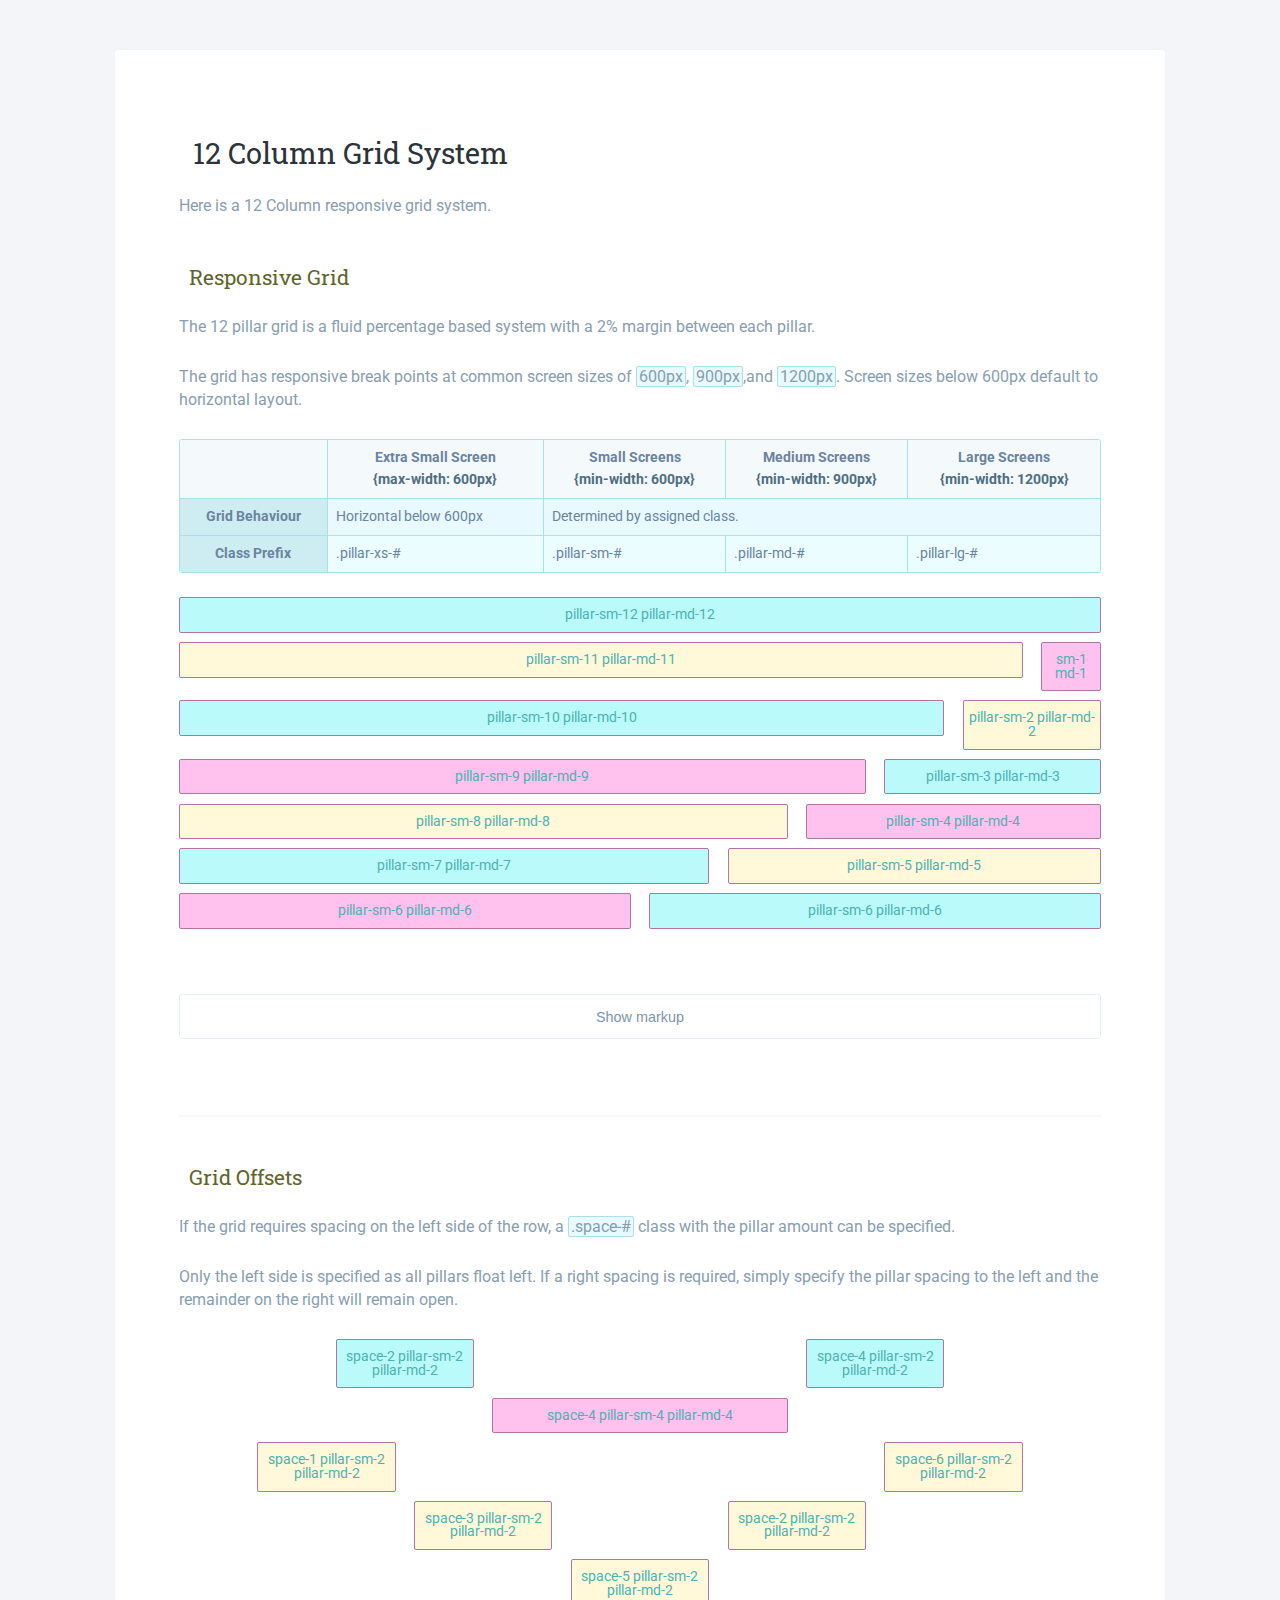
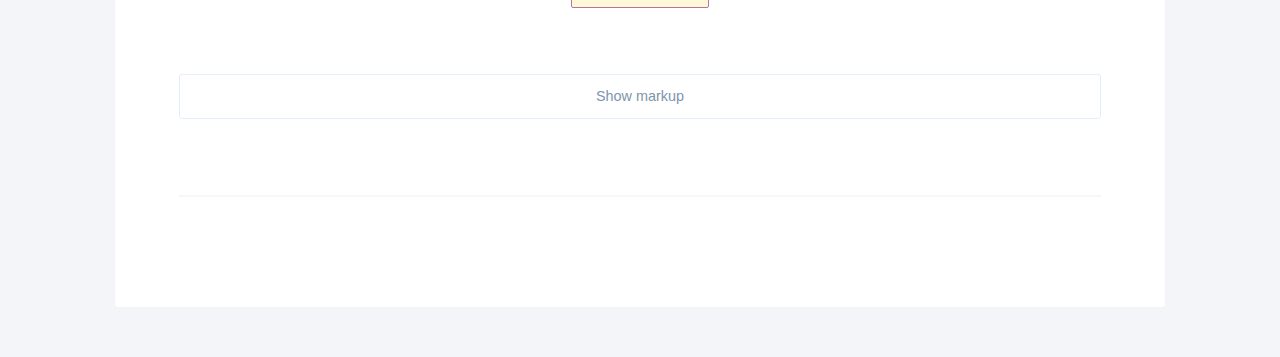
<file: grid.html>
<!DOCTYPE html>
<html lang="en">
<head>
  <meta charset="utf-8">
  <meta name="viewport" content="width=device-width, initial-scale=1.0, maximum-scale=1.0, user-scalable=0">
  <title>Grid</title>
  <!-- vendor css -->
  <link rel="stylesheet" href="https://maxcdn.bootstrapcdn.com/font-awesome/4.4.0/css/font-awesome.min.css">
  <!-- component css  -->
  <link rel="stylesheet" href="stylesheets/main.css">
  
</head>
<body>
  <main class="page-content">
    <section id="ui-component-grid" class="ui-element-main">

      <h1 class="main-ui-heading">12 Column Grid System</h1>
      <p class="main-element-description">Here is a 12 Column responsive grid system.</p>
      
      <!-- Copy div.ui-element-container template for next UI-Element variation -->
      <div class="ui-element-container">
        <h3 class="ui-element-heading">Responsive Grid</h3>
        <p class="ui-element-description">The 12 pillar grid is a fluid percentage based system with a 2% margin between each pillar.</p>
        <p class="ui-element-description">The grid has responsive break points at common screen sizes of <em class="emphasis">600px</em>, <em class="emphasis">900px</em>,and <em class="emphasis">1200px</em>. Screen sizes below 600px default to horizontal layout.</p>
        <div class="table-container">
          <table class="grid-table">
            <thead>
              <tr>
                <th></th>
                <th>Extra Small Screen <br> <em>{max-width: 600px}</em> </th>
                <th>Small Screens <br> <em>{min-width: 600px}</em></th>
                <th>Medium Screens <br> <em>{min-width: 900px}</em></th>
                <th>Large Screens <br> <em>{min-width: 1200px}</em></th>
              </tr>
            </thead>
            <tbody>
              <tr>
                <th>Grid Behaviour</th>
                <td>Horizontal below 600px</td>
                <td colspan="3">Determined by assigned class.</td>
              </tr>
              <tr>
                <th>Class Prefix</th>
                <td>.pillar-xs-#</td>
                <td>.pillar-sm-#</td>
                <td>.pillar-md-#</td>
                <td>.pillar-lg-#</td>
              </tr>
            </tbody>
          </table>
        </div>
        <div class="grid-container">
          <div class="grid">
            <div class="pillar-md-12 pillar-sm-12">pillar-sm-12 pillar-md-12</div>
          </div>
          <div class="grid">
            <div class="pillar-sm-11 pillar-md-11">pillar-sm-11 pillar-md-11</div>
            <div class="pillar-sm-1 pillar-md-1">sm-1 md-1</div>
          </div>
          <div class="grid">
            <div class="pillar-sm-10 pillar-md-10">pillar-sm-10 pillar-md-10</div>
            <div class="pillar-sm-2 pillar-md-2">pillar-sm-2 pillar-md-2</div>
          </div>
          <div class="grid">
            <div class="pillar-sm-9 pillar-md-9">pillar-sm-9 pillar-md-9</div>
            <div class="pillar-sm-3 pillar-md-3">pillar-sm-3 pillar-md-3</div>
          </div>
          <div class="grid">
            <div class="pillar-sm-8 pillar-md-8">pillar-sm-8 pillar-md-8</div>
            <div class="pillar-sm-4 pillar-md-4">pillar-sm-4 pillar-md-4</div>
          </div>
          <div class="grid">
            <div class="pillar-sm-7 pillar-md-7">pillar-sm-7 pillar-md-7</div>
            <div class="pillar-sm-5 pillar-md-5">pillar-sm-5 pillar-md-5</div>
          </div>
          <div class="grid">
            <div class="pillar-sm-6 pillar-md-6">pillar-sm-6 pillar-md-6</div>
            <div class="pillar-sm-6 pillar-md-6">pillar-sm-6 pillar-md-6</div>
          </div>
        </div>
        <button class="btn-full-width">Show markup</button>
        <div class="show-markup">
          <pre class="language-markup">
            <code>
              &lt;div class="grid">
                &lt;div class="pillar-md-12 pillar-sm-12">pillar-sm-12 pillar-md-12&lt;/div>
              &lt;/div>
              &lt;div class="grid">
                &lt;div class="pillar-sm-11 pillar-md-11">pillar-sm-11 pillar-md-11&lt;/div>
                &lt;div class="pillar-sm-1 pillar-md-1">sm-1 md-1&lt;/div>
              &lt;/div>
              &lt;div class="grid">
                &lt;div class="pillar-sm-10 pillar-md-10">pillar-sm-10 pillar-md-10&lt;/div>
                &lt;div class="pillar-sm-2 pillar-md-2">pillar-sm-2 pillar-md-2&lt;/div>
              &lt;/div>
              &lt;div class="grid">
                &lt;div class="pillar-sm-9 pillar-md-9">pillar-sm-9 pillar-md-9&lt;/div>
                &lt;div class="pillar-sm-3 pillar-md-3">pillar-sm-3 pillar-md-3&lt;/div>
              &lt;/div>
              &lt;div class="grid">
                &lt;div class="pillar-sm-8 pillar-md-8">pillar-sm-8 pillar-md-8&lt;/div>
                &lt;div class="pillar-sm-4 pillar-md-4">pillar-sm-4 pillar-md-4&lt;/div>
              &lt;/div>
              &lt;div class="grid">
                &lt;div class="pillar-sm-7 pillar-md-7">pillar-sm-7 pillar-md-7&lt;/div>
                &lt;div class="pillar-sm-5 pillar-md-5">pillar-sm-5 pillar-md-5&lt;/div>
              &lt;/div>
              &lt;div class="grid">
                &lt;div class="pillar-sm-6 pillar-md-6">pillar-sm-6 pillar-md-6&lt;/div>
                &lt;div class="pillar-sm-6 pillar-md-6">pillar-sm-6 pillar-md-6&lt;/div>
              &lt;/div>
            </code>
          </pre>
        </div>
      </div>

      <div class="ui-element-container">
        <h3 class="ui-element-heading">Grid Offsets</h3>
        <p class="ui-element-description">If the grid requires spacing on the left side of the row, a <em class="emphasis">.space-#</em> class with the pillar amount can be specified.</p>
        <p class="ui-element-description">Only the left side is specified as all pillars float left. If a right spacing is required, simply specify the pillar spacing to the left and the remainder on the right will remain open.</p>

        <div class="offsetGrid-container">
          <div class="grid">
            <div class="space-2 pillar-sm-2 pillar-md-2">space-2 pillar-sm-2 pillar-md-2</div>
            <div class="space-4 pillar-sm-2 pillar-md-2">space-4 pillar-sm-2 pillar-md-2</div>
          </div>
          <div class="grid">
            <div class="space-4 pillar-sm-4 pillar-md-4">space-4 pillar-sm-4 pillar-md-4</div>
          </div>
          <div class="grid">
            <div class="space-1 pillar-sm-2 pillar-md-2">space-1 pillar-sm-2 pillar-md-2</div>
            <div class="space-6 pillar-sm-2 pillar-md-2">space-6 pillar-sm-2 pillar-md-2</div>
          </div>
           <div class="grid">
            <div class="space-3 pillar-sm-2 pillar-md-2">space-3 pillar-sm-2 pillar-md-2</div>
            <div class="space-2 pillar-sm-2 pillar-md-2">space-2 pillar-sm-2 pillar-md-2</div>
          </div>
          <div class="grid">
            <div class="space-5 pillar-sm-2 pillar-md-2">space-5 pillar-sm-2 pillar-md-2</div>
          </div>
        </div>
        <button class="btn-full-width">Show markup</button>
        <div class="show-markup">
          <pre class="language-markup">
            <code>
              &lt;div class="grid">
                &lt;div class="space-2 pillar-sm-2 pillar-md-2">space-2 pillar-sm-2 pillar-md-2&lt;/div>
                &lt;div class="space-4 pillar-sm-2 pillar-md-2">space-4 pillar-sm-2 pillar-md-2&lt;/div>
              &lt;/div>
              &lt;div class="grid">
                &lt;div class="space-4 pillar-sm-4 pillar-md-4">space-4 pillar-sm-4 pillar-md-4&lt;/div>
              &lt;/div>
              &lt;div class="grid">
                &lt;div class="space-1 pillar-sm-2 pillar-md-2">space-1 pillar-sm-2 pillar-md-2&lt;/div>
                &lt;div class="space-6 pillar-sm-2 pillar-md-2">space-6 pillar-sm-2 pillar-md-2&lt;/div>
              &lt;/div>
              &lt;div class="grid">
                &lt;div class="space-3 pillar-sm-2 pillar-md-2">space-3 pillar-sm-2 pillar-md-2&lt;/div>
                &lt;div class="space-2 pillar-sm-2 pillar-md-2">space-2 pillar-sm-2 pillar-md-2&lt;/div>
              &lt;/div>
              &lt;div class="grid">
                &lt;div class="space-5 pillar-sm-2 pillar-md-2">space-5 pillar-sm-2 pillar-md-2&lt;/div>
              &lt;/div> 
            </code>
          </pre>
        </div>
      </div>
      <!-- Paste div.ui-element-container template for next UI-Element variation -->
    </section>
    <!-- If building more then one UI-Element, copy and paste entire section.ui-element-main and go to town!-->
  </main>
  <!-- script for code snippets to work. -->
  <script type="text/javascript" src="scripts/prism.js"></script>
  <script type="text/javascript" src="scripts/markupDropDown.js"></script>
</body>
</html>
</file>
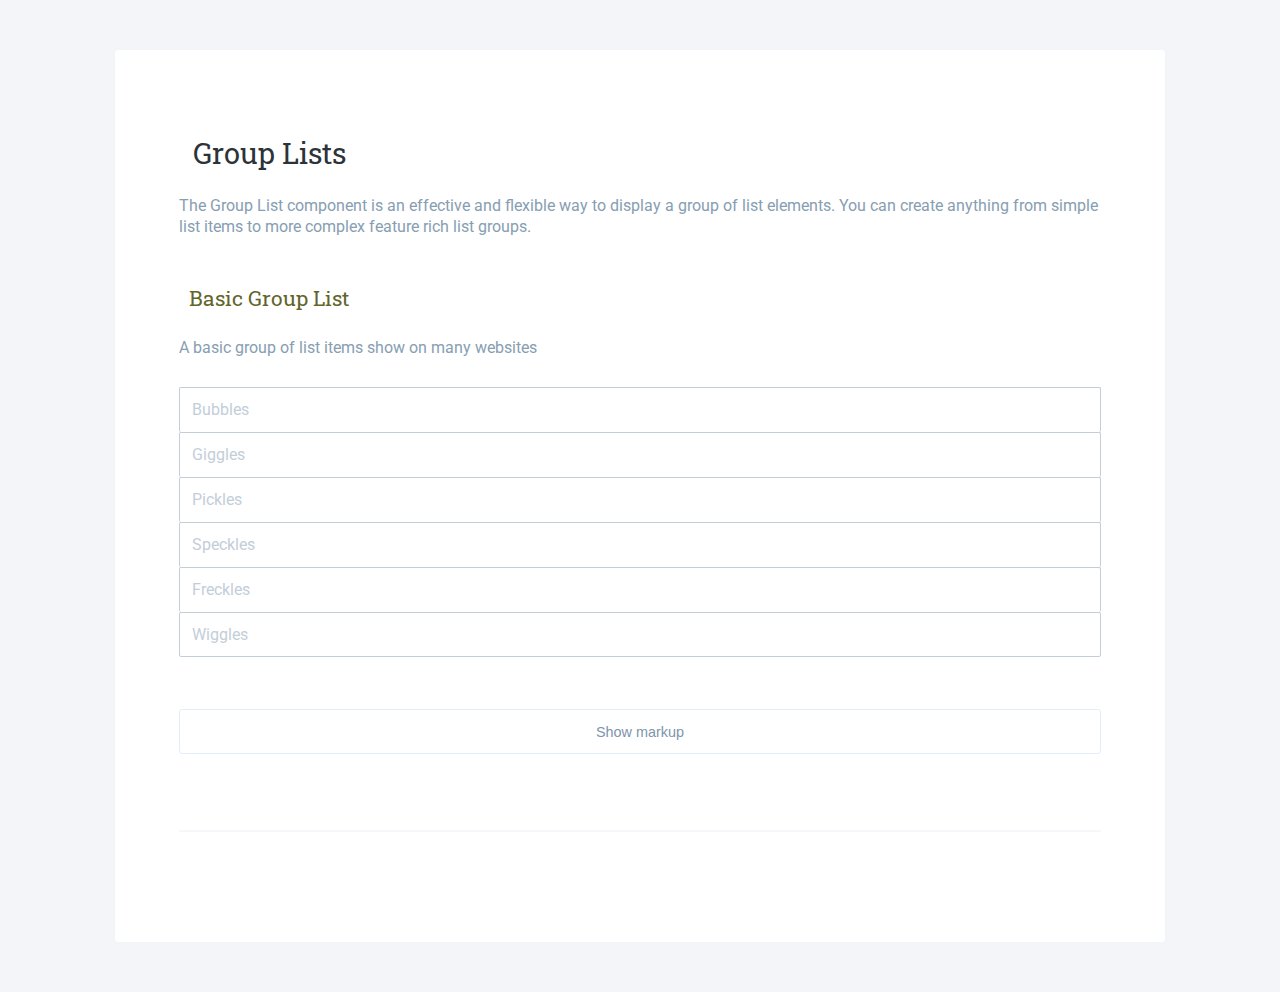
<file: groupLists.html>
<!DOCTYPE html>
<html lang="en">
<head>
  <meta charset="utf-8">
  <meta name="viewport" content="width=device-width, initial-scale=1.0, maximum-scale=1.0, user-scalable=0">
  <title>Components</title>
  <!-- vendor css -->
  <link rel="stylesheet" href="https://maxcdn.bootstrapcdn.com/font-awesome/4.4.0/css/font-awesome.min.css">
  <!-- component css  -->
  <link rel="stylesheet" href="stylesheets/main.css">
  
</head>
<body>
  <main class="page-content">
    <section id="ui-component-COMPONENTNAME" class="ui-element-main">

      <h1 class="main-ui-heading">Group Lists</h1>
      <p class="main-element-description">The Group List component is an effective and flexible way to display a group of list elements. You can create anything from simple list items to more complex feature rich list groups.</p>

      <div class="ui-element-container">
        <h3 class="ui-element-heading">Basic Group List</h3>
        <p class="ui-element-description">A basic group of list items show on many websites</p>
        
        <ul class="ui-element groupList">
          <li class="groupList__item">Bubbles</li>
          <li class="groupList__item">Giggles</li>
          <li class="groupList__item">Pickles</li>
          <li class="groupList__item">Speckles</li>
          <li class="groupList__item">Freckles</li>
          <li class="groupList__item">Wiggles</li>
        </ul>

        <button class="btn-full-width">Show markup</button>

        <div class="show-markup">
          <pre class="language-markup">
            <code>
              &lt;ul class="groupList">
                &lt;li class="groupList__item">Bubbles&lt;/li>
                &lt;li class="groupList__item">Giggles&lt;/li>
                &lt;li class="groupList__item">Pickles&lt;/li>
                &lt;li class="groupList__item">Speckles&lt;/li>
                &lt;li class="groupList__item">Freckles&lt;/li>
                &lt;li class="groupList__item">Wiggles&lt;/li>
              &lt;/ul> 
            </code>
          </pre>
        </div>

      </div>
      
    </section>
    
  </main>
  <!-- script for code snippets to work. -->
  <script type="text/javascript" src="js/prism.js"></script>
  <script type="text/javascript" src="js/markupDropDown.js"></script>
</body>
</html>
</file>
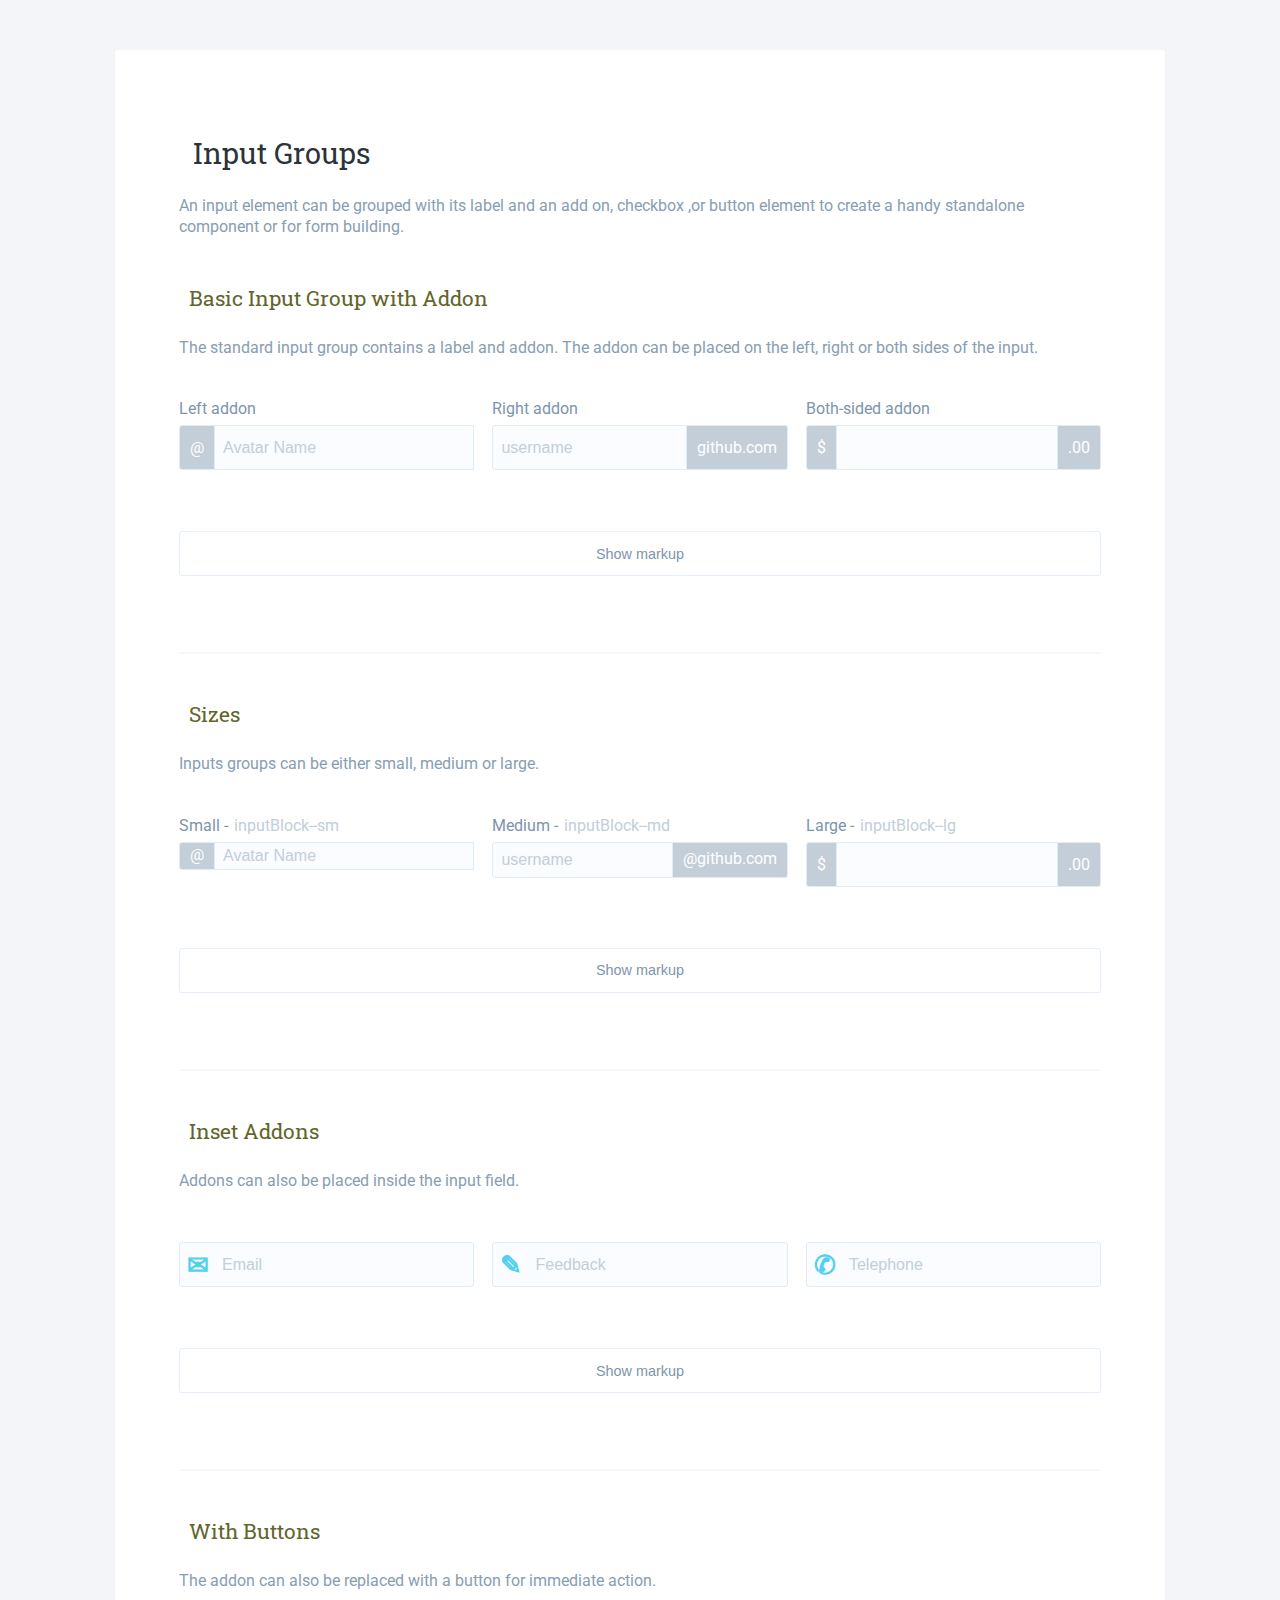
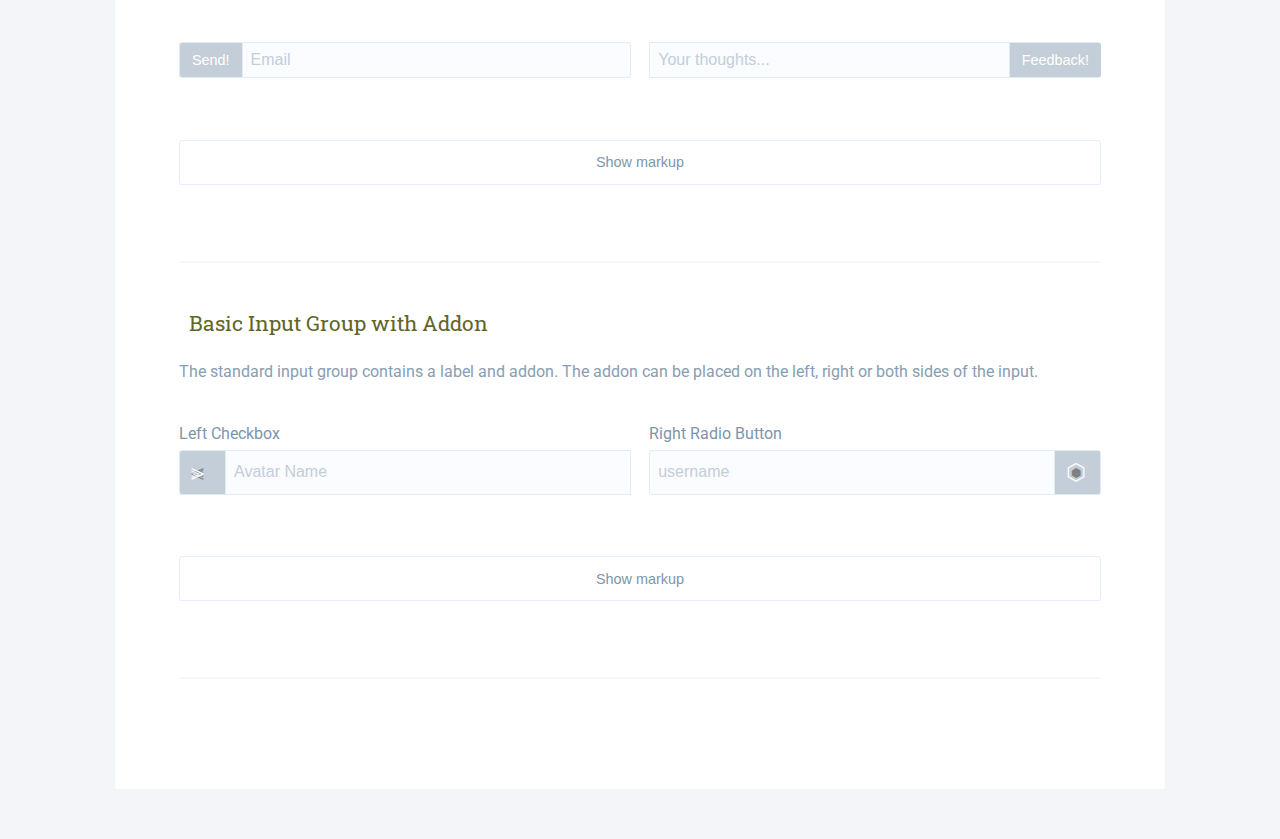
<file: inputGroups.html>
<!DOCTYPE html>
<html lang="en">
<head>
  <meta charset="utf-8">
  <meta name="viewport" content="width=device-width, initial-scale=1.0, maximum-scale=1.0, user-scalable=0">
  <title>Components</title>
  <!-- vendor css -->
  <link rel="stylesheet" href="https://maxcdn.bootstrapcdn.com/font-awesome/4.4.0/css/font-awesome.min.css">
  <!-- component css  -->
  <link rel="stylesheet" href="stylesheets/main.css">
  
</head>
<body>
  <main class="page-content">
    <section id="ui-component-inputGroups" class="ui-element-main">

      <h1 class="main-ui-heading">Input Groups</h1>
      <p class="main-element-description">An input element can be grouped with its label and an add on, checkbox ,or button element to create a handy standalone component or for form building.</p>
      
      <!-- Copy div.ui-element-container template for next UI-Element variation -->

      <div class="ui-element-container">
        <h3 class="ui-element-heading">Basic Input Group with Addon</h3>
        <p class="ui-element-description">The standard input group contains a label and addon. The addon can be placed on the left, right  or both sides of the input.</p>

        <div class="grid">
          <div class="pillar-sm-12 pillar-md-4">
            <div class="inputBlock ui-element">
              <label for="" class="inputBlock__label">Left addon</label>
              <div class="input__container inputBlock--lg">
                <span class="inputBlock__addOn inputBlock--addOnLeft">@</span>
                <input type="text" class="inputBlock__control control--rtRadius"  placeholder="Avatar Name">
              </div>
            </div>
            
          </div>
          <div class="pillar-sm-12 pillar-md-4">
            <div class="inputBlock ui-element">
              <label for="" class="inputBlock__label">Right addon</label>
              <div class="input__container inputBlock--lg">
                <input type="text" class="inputBlock__control control--lftRadius" placeholder="username">
                <span class="inputBlock__addOn inputBlock--addOnRight">github.com</span>
              </div>
            </div>
            
          </div>
          <div class="pillar-sm-12 pillar-md-4">
            <div class="inputBlock ui-element">
              <label for="" class="inputBlock__label">Both-sided addon</label>
              <div class="input__container inputBlock--lg">
                <span class="inputBlock__addOn inputBlock--addOnLeft">$</span>
                <input type="text" class="inputBlock__control" placeholder="">
                <span class="inputBlock__addOn inputBlock--addOnRight">.00</span>
              </div>
            </div>
            
          </div>
        </div>


        
        <button class="btn-full-width">Show markup</button>
        <div class="show-markup">
          <pre class="language-markup">
            <code>
              &lt;div class="inputBlock">
                &lt;label for="" class="inputBlock__label">Left addon&lt;/label>
                &lt;div class="input__container inputBlock--md">
                  &lt;span class="inputBlock__addOn inputBlock--addOnLeft">@&lt;/span>
                  &lt;input type="text" class="inputBlock__control control--rtRadius"  placeholder="Avatar Name">
                &lt;/div>
              &lt;/div>

              &lt;div class="inputBlock">
                &lt;label for="" class="inputBlock__label">Right addon&lt;/label>
                &lt;div class="input__container inputBlock--md">
                  &lt;input type="text" class="inputBlock__control control--lftRadius" placeholder="username">
                  &lt;span class="inputBlock__addOn inputBlock--addOnRight">github.com&lt;/span>
                &lt;/div>
              &lt;/div>

              &lt;div class="inputBlock">
                &lt;label for="" class="inputBlock__label">Both-sided addon&lt;/label>
                &lt;div class="input__container inputBlock--md">
                  &lt;span class="inputBlock__addOn inputBlock--addOnLeft">$&lt;/span>
                  &lt;input type="text" class="inputBlock__control" placeholder="">
                  &lt;span class="inputBlock__addOn inputBlock--addOnRight">.00&lt;/span>
                &lt;/div>
              &lt;/div>
            </code>
          </pre>
        </div>
      </div>
      
      <div class="ui-element-container">
        <h3 class="ui-element-heading">Sizes</h3>
        <p class="ui-element-description">Inputs groups can be either small, medium or large.</p>

        <div class="grid">
          <div class="pillar-sm-12 pillar-md-4">
            <div class="inputBlock ui-element">
              <label for="" class="inputBlock__label">Small - <em>inputBlock--sm</em></label>
              <div class="input__container inputBlock--sm">
                <span class="inputBlock__addOn inputBlock--addOnLeft">@</span>
                <input type="text" class="inputBlock__control control--rtRadius"  placeholder="Avatar Name">
              </div>
            </div>
          </div>

          <div class="pillar-sm-12 pillar-md-4">
            <div class="inputBlock ui-element">
              <label for="" class="inputBlock__label">Medium - <em>inputBlock--md</em></label>
              <div class="input__container inputBlock--md">
                <input type="text" class="inputBlock__control control--lftRadius" placeholder="username">
                <span class="inputBlock__addOn inputBlock--addOnRight">@github.com</span>
              </div>
            </div>
          </div>

          <div class="pillar-sm-12 pillar-md-4">
            <div class="inputBlock ui-element">
              <label for="" class="inputBlock__label">Large - <em>inputBlock--lg</em></label>
              <div class="input__container inputBlock--lg">
                <span class="inputBlock__addOn inputBlock--addOnLeft">$</span>
                <input type="text" class="inputBlock__control" placeholder="">
                <span class="inputBlock__addOn inputBlock--addOnRight">.00</span>
              </div>
            </div>
          </div>

        </div>


        <button class="btn-full-width">Show markup</button>
        <div class="show-markup">
          <pre class="language-markup">
            <code>
              &lt;div class="inputBlock ui-element">
                &lt;label for="" class="inputBlock__label">Small - &lt;em>inputBlock--sm&lt;/em>&lt;/label>
                &lt;div class="input__container inputBlock--sm">
                  &lt;span class="inputBlock__addOn inputBlock--addOnLeft">@&lt;/span>
                  &lt;input type="text" class="inputBlock__control control--rtRadius"  placeholder="Avatar Name">
                &lt;/div>
              &lt;/div>

              &lt;div class="inputBlock ui-element">
                &lt;label for="" class="inputBlock__label">Medium - &lt;em>inputBlock--md&lt;/em>&lt;/label>
                &lt;div class="input__container inputBlock--md">
                  &lt;input type="text" class="inputBlock__control control--lftRadius" placeholder="username">
                  &lt;span class="inputBlock__addOn inputBlock--addOnRight">@github.com&lt;/span>
                &lt;/div>
              &lt;/div>

              &lt;div class="inputBlock ui-element">
                &lt;label for="" class="inputBlock__label">Large - &lt;em>inputBlock--lg&lt;/em>&lt;/label>
                &lt;div class="input__container inputBlock--lg">
                  &lt;span class="inputBlock__addOn inputBlock--addOnLeft">$&lt;/span>
                  &lt;input type="text" class="inputBlock__control" placeholder="">
                  &lt;span class="inputBlock__addOn inputBlock--addOnRight">.00&lt;/span>
                &lt;/div>
              &lt;/div>
            </code>
          </pre>
        </div>
      </div>

      <div class="ui-element-container">
        <h3 class="ui-element-heading">Inset Addons</h3>
        <p class="ui-element-description">Addons can also be placed inside the input field.</p>
        
        <div class="grid">
          <div class="pillar-sm-12 pillar-md-4">
            <div class="inputBlock ui-element">
              <label for="" class="inputBlock__label"></em></label>
              <div class="input__container inputBlock--lg">
                <span class="inputBlock__insetAddon">✉</span>
                <input type="email" class="inputBlock__control"  placeholder="Email">
              </div>
            </div>
          </div>
          <div class="pillar-sm-12 pillar-md-4">
            <div class="inputBlock ui-element">
              <label for="" class="inputBlock__label"></em></label>
              <div class="input__container inputBlock--lg">
                <span class="inputBlock__insetAddon">✎</span>
                <input type="text" class="inputBlock__control" placeholder="Feedback">
              </div>
            </div>
          </div>
          <div class="pillar-sm-12 pillar-md-4">
            <div class="inputBlock ui-element">
              <label for="" class="inputBlock__label"></em></label>
              <div class="input__container inputBlock--lg">
                <span class="inputBlock__insetAddon">✆</span>
                <input type="tel" class="inputBlock__control" placeholder="Telephone">
              </div>
            </div>
          </div>

        </div>

        
        
        <button class="btn-full-width">Show markup</button>
        <div class="show-markup">
          <pre class="language-markup">
            <code>
              &lt;div class="inputBlock ui-element">
                &lt;label for="" class="inputBlock__label">&lt;/em>&lt;/label>
                &lt;div class="input__container inputBlock--lg">
                  &lt;span class="inputBlock__insetAddon">✉&lt;/span>
                  &lt;input type="email" class="inputBlock__control"  placeholder="Email">
                &lt;/div>
              &lt;/div>

              &lt;div class="inputBlock ui-element">
                &lt;label for="" class="inputBlock__label">&lt;/em>&lt;/label>
                &lt;div class="input__container inputBlock--lg">
                  &lt;span class="inputBlock__insetAddon">✎&lt;/span>
                  &lt;input type="text" class="inputBlock__control" placeholder="Feedback">
                &lt;/div>
              &lt;/div>
              
              &lt;div class="inputBlock ui-element">
                &lt;label for="" class="inputBlock__label">&lt;/em>&lt;/label>
                &lt;div class="input__container inputBlock--lg">
                  &lt;span class="inputBlock__insetAddon">✆&lt;/span>
                  &lt;input type="tel" class="inputBlock__control" placeholder="Telephone">
                &lt;/div>
              &lt;/div>
            </code>
          </pre>
        </div>
      </div>

      <div class="ui-element-container">
        <h3 class="ui-element-heading">With Buttons</h3>
        <p class="ui-element-description">The addon can also be replaced with a button for immediate action.</p>

        <div class="grid">
          <div class="pillar-sm-6">
            <div class="inputBlock ui-element">
              <label for="" class="inputBlock__label"></em></label>
              <div class="input__container inputBlock--md">
                <button class="inputBlock__button">Send!</button>
                <input type="email" class="inputBlock__control"  placeholder="Email">
              </div>
            </div>
          </div>
          <div class="pillar-sm-6">
            <div class="inputBlock ui-element">
              <label for="" class="inputBlock__label"></em></label>
              <div class="input__container inputBlock--md">
                <input type="text" class="inputBlock__control" placeholder="Your thoughts...">
                <button class="inputBlock__button inputBlock__buttonRt">Feedback!</button>
              </div>
            </div>
          </div>
        </div>

        <button class="btn-full-width">Show markup</button>
        <div class="show-markup">
          <pre class="language-markup">
            <code>
              &lt;div class="inputBlock">
                &lt;label for="" class="inputBlock__label">&lt;/em>&lt;/label>
                &lt;div class="input__container inputBlock--lg">
                  &lt;button class="inputBlock__button">Send!&lt;/button>
                  &lt;input type="email" class="inputBlock__control"  placeholder="Email">
                &lt;/div>
              &lt;/div>

              &lt;div class="inputBlock">
                &lt;label for="" class="inputBlock__label">&lt;/em>&lt;/label>
                &lt;div class="input__container inputBlock--lg">
                  &lt;input type="text" class="inputBlock__control" placeholder="Your thoughts...">
                  &lt;button class="inputBlock__button inputBlock__buttonRt">Feedback!&lt;/button>
                &lt;/div>
              &lt;/div> 
            </code>
          </pre>
        </div>
      </div>

      <div class="ui-element-container">
        <h3 class="ui-element-heading">Basic Input Group with Addon</h3>
        <p class="ui-element-description">The standard input group contains a label and addon. The addon can be placed on the left, right  or both sides of the input.</p>

        <div class="grid">
          <div class="pillar-sm-6">
            <div class="inputBlock ui-element">
              <label for="" class="inputBlock__label">Left Checkbox</label>
              <div class="input__container inputBlock--lg">
                <label class="inputBlock__addOn inputBlock--addOnLeft">
                  <input type="checkbox">
                  <span class="checkbox--addOn1">⫸</span>
                  <span class="checkbox--addOn2">⫷</span>
                </label>
                <input type="text" class="inputBlock__control control--rtRadius"  placeholder="Avatar Name">
              </div>
            </div>
          </div>
          <div class="pillar-sm-6">
            <div class="inputBlock ui-element">
              <label for="" class="inputBlock__label">Right Radio Button</label>
              <div class="input__container inputBlock--lg">
                <input type="text" class="inputBlock__control control--lftRadius" placeholder="username">
                <label class="inputBlock__addOn inputBlock--addOnRight">
                  <input type="radio">
                  <span class="radio--addOn1">⬡</span>
                  <span class="radio--addOn2">⬢</span>
                </label>
              </div>
            </div>
          </div>
        </div>


        
        <button class="btn-full-width">Show markup</button>
        <div class="show-markup">
          <pre class="language-markup">
            <code>
              &lt;div class="inputBlock">
                &lt;label for="" class="inputBlock__label">Left Checkbox&lt;/label>
                &lt;div class="input__container inputBlock--lg">
                  &lt;label class="inputBlock__addOn inputBlock--addOnLeft">
                    &lt;input type="checkbox">
                    &lt;span class="checkbox--addOn1">⫸&lt;/span>
                    &lt;span class="checkbox--addOn2">⫷&lt;/span>
                  &lt;/label>
                  &lt;input type="text" class="inputBlock__control control--rtRadius"  placeholder="Avatar Name">
                &lt;/div>
              &lt;/div> 
              &lt;div class="inputBlock">
                &lt;label for="" class="inputBlock__label">Right Radio Button&lt;/label>
                &lt;div class="input__container inputBlock--lg">
                  &lt;input type="text" class="inputBlock__control control--lftRadius" placeholder="username">
                  &lt;label class="inputBlock__addOn inputBlock--addOnRight">
                    &lt;input type="radio">
                    &lt;span class="radio--addOn1">⬡&lt;/span>
                    &lt;span class="radio--addOn2">⬢&lt;/span>
                  &lt;/label>
                &lt;/div>
              &lt;/div>
            </code>
          </pre>
        </div>
      </div>
      <!-- Paste div.ui-element-container template for next UI-Element variation -->
    </section>
    <!-- If building more then one UI-Element, copy and paste entire section.ui-element-main and go to town!-->
  </main>
  <!-- script for code snippets to work. -->
  <script type="text/javascript" src="scripts/prism.js"></script>
  <script type="text/javascript" src="scripts/markupDropDown.js"></script>
</body>
</html>
</file>
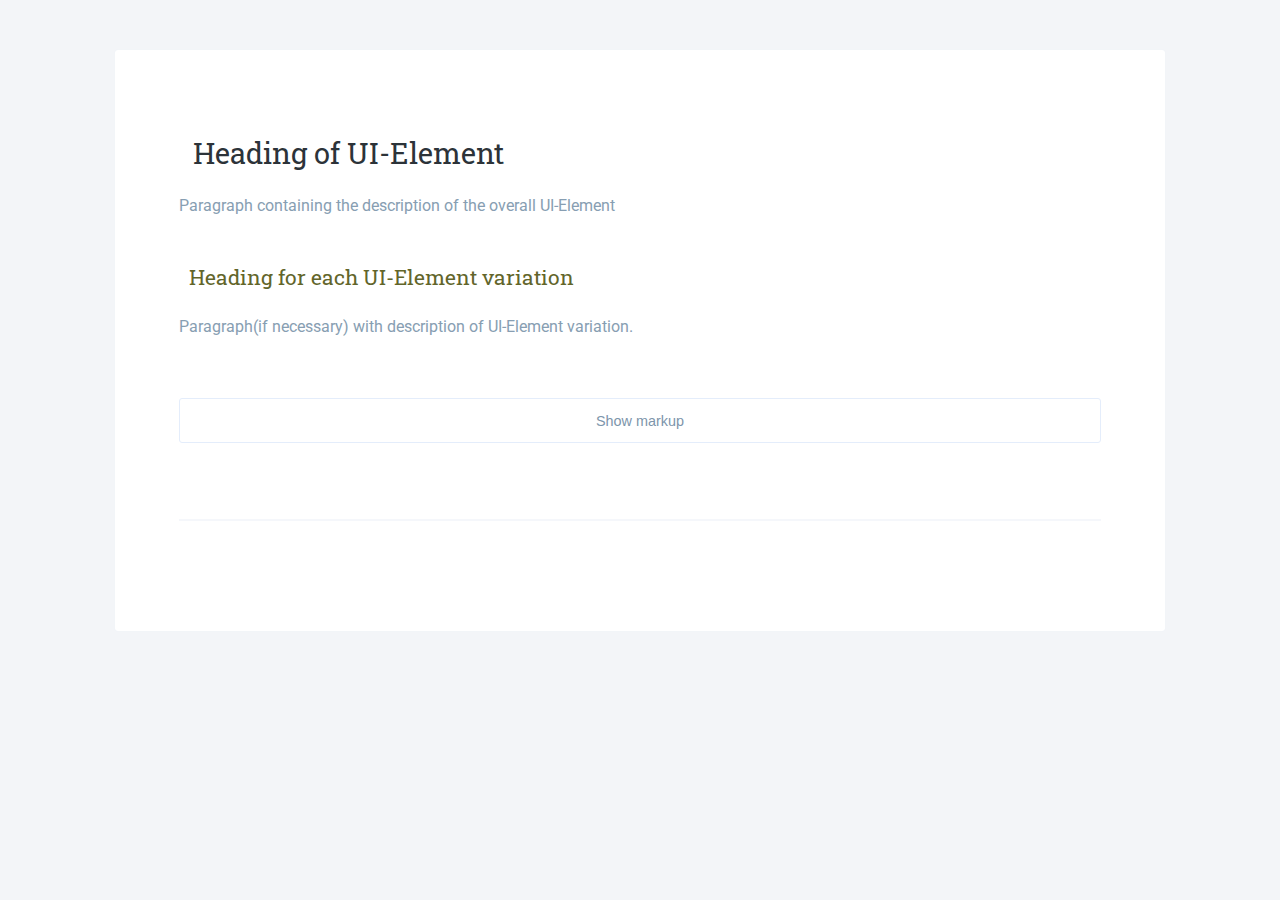
<file: mainComponentTemplate.html>
<!DOCTYPE html>
<html lang="en">
<head>
  <meta charset="utf-8">
  <meta name="viewport" content="width=device-width, initial-scale=1.0, maximum-scale=1.0, user-scalable=0">
  <title>Components</title>
  <!-- vendor css -->
  <link rel="stylesheet" href="https://maxcdn.bootstrapcdn.com/font-awesome/4.4.0/css/font-awesome.min.css">
  <!-- component css  -->
  <link rel="stylesheet" href="stylesheets/main.css">
  
</head>
<body>
  <main class="page-content">
    <section id="ui-component-COMPONENTNAME" class="ui-element-main">

      <h1 class="main-ui-heading">Heading of UI-Element</h1>
      <p class="main-element-description">Paragraph containing the description of the overall UI-Element</p>
      
      <!-- Copy div.ui-element-container template for next UI-Element variation -->
      <div class="ui-element-container">
        <h3 class="ui-element-heading">Heading for each UI-Element variation</h3>
        <p class="ui-element-description">Paragraph(if necessary) with description of UI-Element variation.</p>

        <!-- UI-Element is to go below -->
        <!-- Whatever the UI-Element is, give it a class of .ui-element -->
        <button class="btn-full-width">Show markup</button>
        <div class="show-markup">
          <pre class="language-markup">
            <code>
              <!-- Language markup copied from text-editor and place between <code> tags -->
              <!-- Also, you  need to escape the beginning of the tags (<) with &lt; for the code to display properly like the code below.-->
              &lt;ul class="groupList">
                &lt;li class="groupList__item">Bubbles&lt;/li>
                &lt;li class="groupList__item">Giggles&lt;/li>
                &lt;li class="groupList__item">Pickles&lt;/li>
                &lt;li class="groupList__item">Speckles&lt;/li>
                &lt;li class="groupList__item">Freckles&lt;/li>
                &lt;li class="groupList__item">Wiggles&lt;/li>
              &lt;/ul> 
            </code>
          </pre>
        </div>
      </div>
      <!-- Paste div.ui-element-container template for next UI-Element variation -->
    </section>
    <!-- If building more then one UI-Element, copy and paste entire section.ui-element-main and go to town!-->
  </main>
  <!-- script for code snippets to work. -->
  <script type="text/javascript" src="scripts/prism.js"></script>
  <script type="text/javascript" src="scripts/markupDropDown.js"></script>
</body>
</html>
</file>
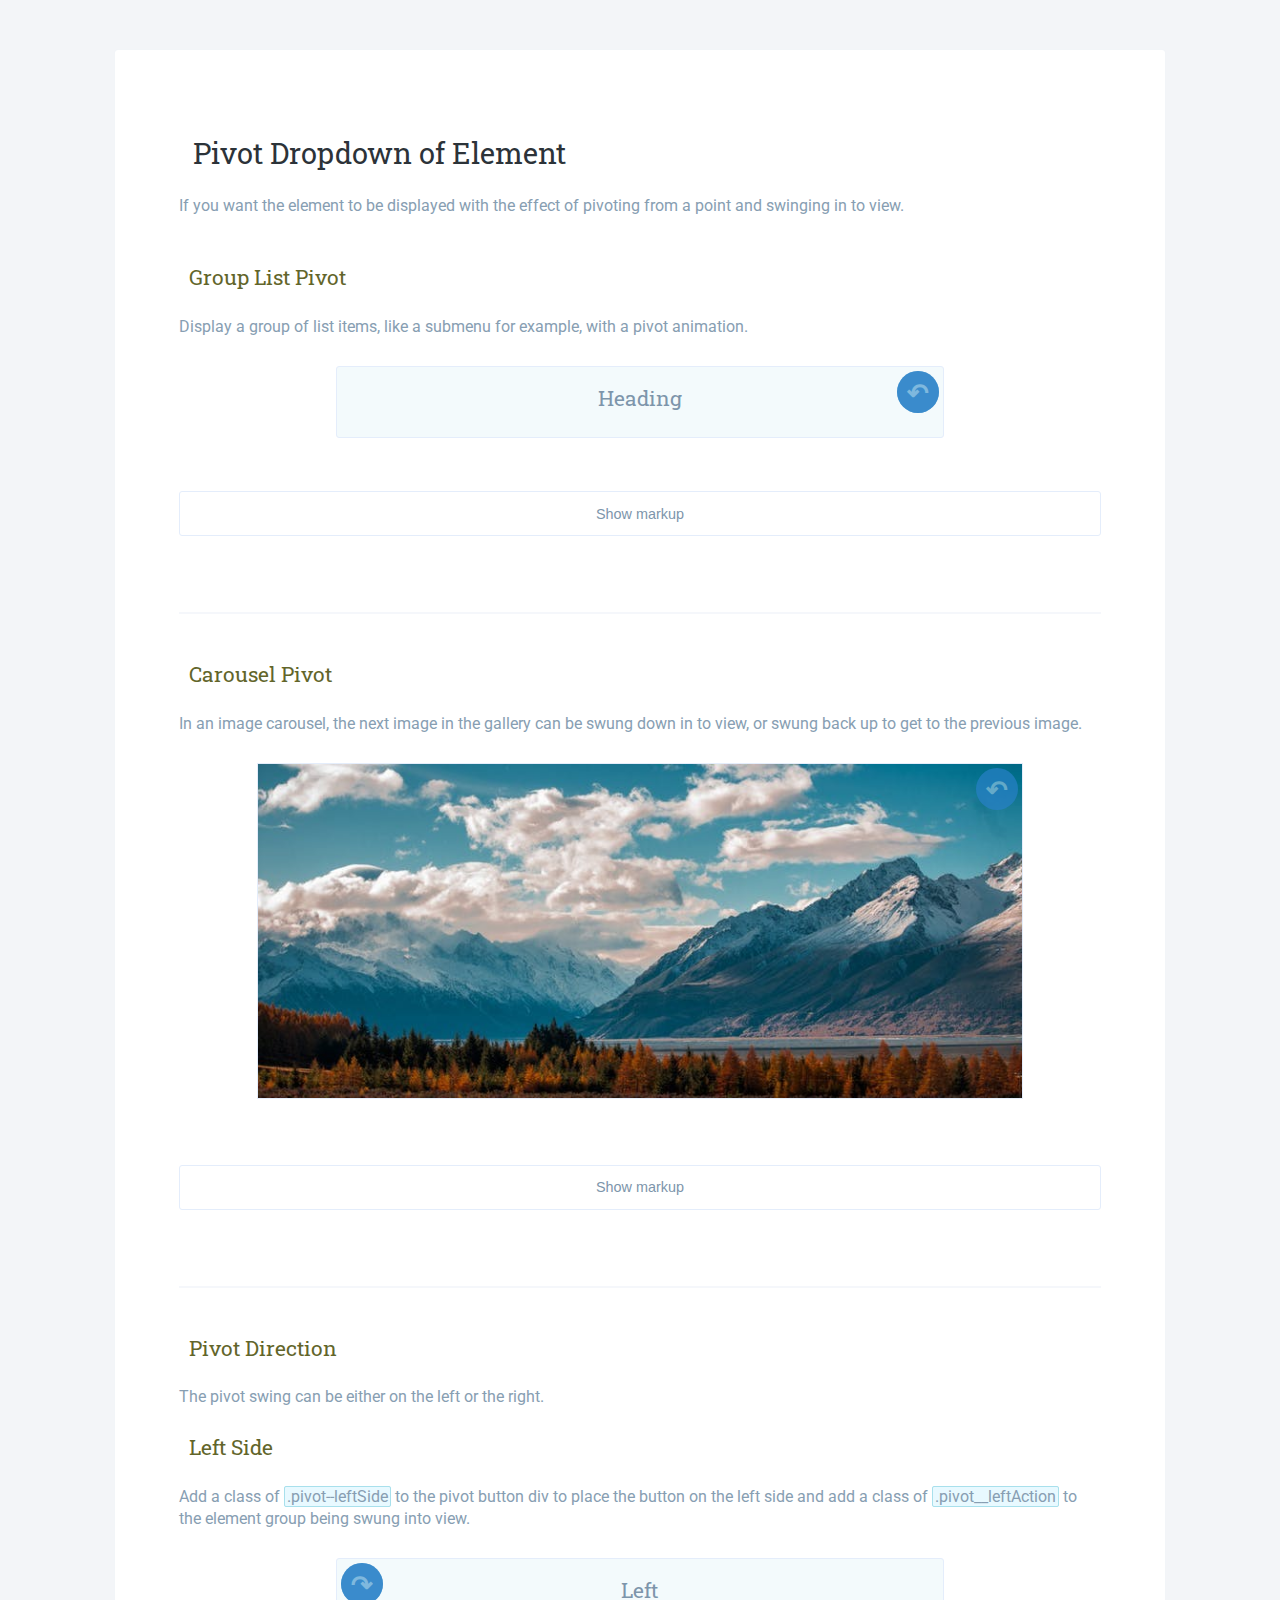
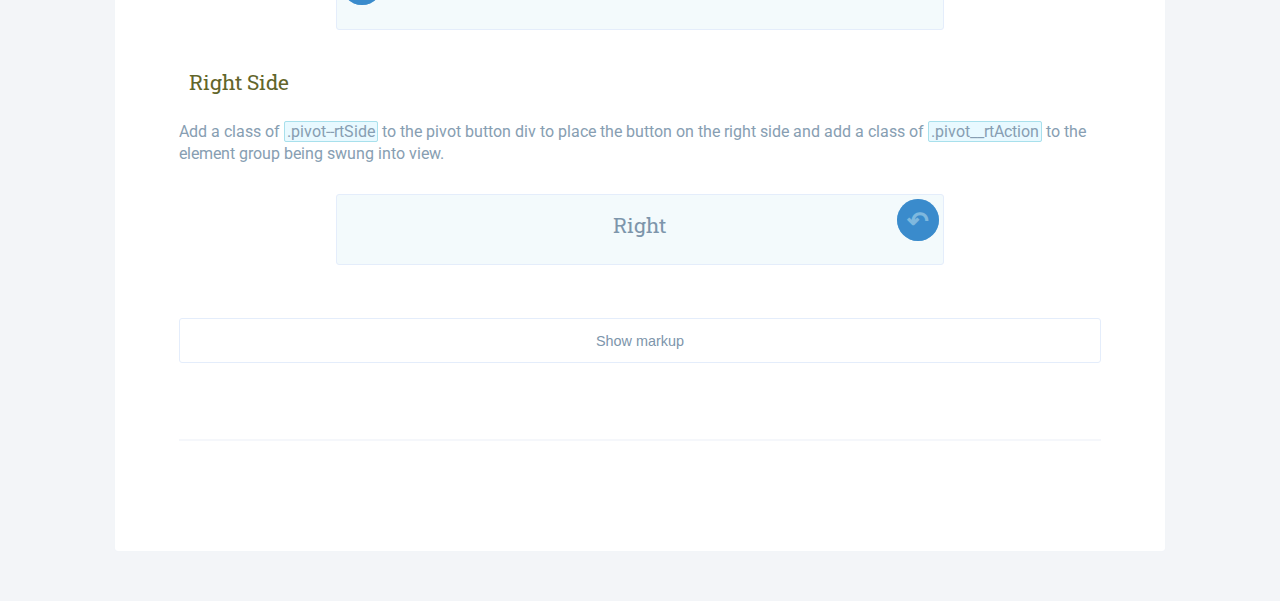
<file: pivotDropdown.html>
<!DOCTYPE html>
<html lang="en">
<head>
  <meta charset="utf-8">
  <meta name="viewport" content="width=device-width, initial-scale=1.0, maximum-scale=1.0, user-scalable=0">
  <title>Components</title>
  <!-- vendor css -->
  <link rel="stylesheet" href="https://maxcdn.bootstrapcdn.com/font-awesome/4.4.0/css/font-awesome.min.css">
  <!-- component css  -->
  <link rel="stylesheet" href="stylesheets/main.css">
  
</head>
<body>
  <main class="page-content">
    <section id="ui-component-pivotDropdown" class="ui-element-main">

      <h1 class="main-ui-heading">Pivot Dropdown of Element</h1>
      <p class="main-element-description">If you want the element to be displayed with the effect of pivoting from a point and swinging in to view.</p>
      
      <!-- Copy div.ui-element-container template for next UI-Element variation -->
      
      <div class="ui-element-container">
        <h3 class="ui-element-heading">Group List Pivot</h3>
        <p class="ui-element-description">Display a group of list items, like a submenu for example, with a pivot animation. </p>

        <div class="grid">
          <div class="space-2 pillar-sm-8">
            <div class="pivotDropdown__container">
              <h3 class="ui-element-heading">Heading</h3>
              <input type="checkbox" id="pivot1" class="pivotDown--radio">
              <div class="pivot__controls pivot--rtSide pivot--downBtn">
                <label for="pivot1">↶</label> 
              </div>
              <div class="pivot__controls pivot--rtSide pivot--upBtn">
                <label for="pivot1">↷</label> 
              </div>
              <ul class="groupList pivot__rtAction">
                <li class="groupList__link">link-1</li>
                <li class="groupList__link">link-2</li>
                <li class="groupList__link">link-3</li>
                <li class="groupList__link">link-4</li>
              </ul>
            </div>
          </div>
        </div>
        <button class="btn-full-width">Show markup</button>
        <div class="show-markup">
          <pre class="language-markup">
            <code>
              &lt;div class="pivotDropdown__container">
                &lt;h3 class="ui-element-heading">Heading&lt;/h3>
                &lt;input type="checkbox" id="pivot1" class="pivotDown--radio">
                &lt;div class="pivot__controls pivot--rtSide pivot--downBtn">
                  &lt;label for="pivot1">↶&lt;/label> 
                &lt;/div>
                &lt;div class="pivot__controls pivot--rtSide pivot--upBtn">
                  &lt;label for="pivot1">↷&lt;/label> 
                &lt;/div>
                &lt;ul class="groupList pivot__rtAction">
                  &lt;li class="groupList__link">link-1&lt;/li>
                  &lt;li class="groupList__link">link-2&lt;/li>
                  &lt;li class="groupList__link">link-3&lt;/li>
                  &lt;li class="groupList__link">link-4&lt;/li>
                &lt;/ul>
              &lt;/div> 
            </code>
          </pre>
        </div>
      </div>

      <div class="ui-element-container">
        <h3 class="ui-element-heading">Carousel Pivot</h3>
        <p class="ui-element-description">In an image carousel, the next image in the gallery can be swung down in to view, or swung back up to get to the previous image.</p>
        
        
        <div class="grid">
          <div class="space-1 pillar-sm-10">
            <div class="carousel__container">

              <input type="radio" name="carousel" id=carousel__item1 class="slide1--radio" checked>
              <input type="radio" name="carousel" id="carousel__item2" class="slide2--radio">
              <input type="radio" name="carousel" id="carousel__item3" class="slide3--radio">

              <div class="pivot__controls pivot--rtSide pivot--downBtn">
                <label for="carousel__item1" class="carousel__item1">↶</label>
                <label for="carousel__item2" class="carousel__item2">↶</label>
                <label for="carousel__item3" class="carousel__item3">↶</label>
              </div>

              <div class="pivot__controls pivot--rtSide pivot--upBtn">
                <label for="carousel__item1" class="carousel__item1">↷</label>
                <label for="carousel__item2" class="carousel__item2">↷</label>
                <label for="carousel__item3" class="carousel__item3">↷</label>
              </div>
              
              <div class="carousel__slide1 pivot__rtAction">
                <img sizes="75vw" src="images/slide1--image.jpeg" alt="">
              </div>
              <div class="carousel__slide2 pivot__rtAction">
                <img sizes="75vw"  src="images/slide2--image.jpeg" alt="">
              </div>
              <div class="carousel__slide3 pivot__rtAction">
                <img sizes="75vw"  src="images/slide3--image.jpg"  alt="">
              </div>

            </div>
          </div>
        </div>
        <button class="btn-full-width">Show markup</button>
        <div class="show-markup">
          <pre class="language-markup">
            <code>
              &lt;div class="carousel__container">

                &lt;input type="radio" name="carousel" id=carousel__item1 class="slide1--radio" checked>
                &lt;input type="radio" name="carousel" id="carousel__item2" class="slide2--radio">
                &lt;input type="radio" name="carousel" id="carousel__item3" class="slide3--radio">

                &lt;div class="pivot__controls pivot--rtSide pivot--downBtn">
                  &lt;label for="carousel__item1" class="carousel__item1">↶&lt;/label>
                  &lt;label for="carousel__item2" class="carousel__item2">↶&lt;/label>
                  &lt;label for="carousel__item3" class="carousel__item3">↶&lt;/label>
                &lt;/div>

                &lt;div class="pivot__controls pivot--rtSide pivot--upBtn">
                  &lt;label for="carousel__item1" class="carousel__item1">↷&lt;/label>
                  &lt;label for="carousel__item2" class="carousel__item2">↷&lt;/label>
                  &lt;label for="carousel__item3" class="carousel__item3">↷&lt;/label>
                &lt;/div>
                
                &lt;div class="carousel__slide1 pivot__rtAction">
                  &lt;img sizes="75vw" src="images/slide1--image.jpeg" alt="">
                &lt;/div>
                &lt;div class="carousel__slide2 pivot__rtAction">
                  &lt;img sizes="75vw"  src="images/slide2--image.jpeg" alt="">
                &lt;/div>
                &lt;div class="carousel__slide3 pivot__rtAction">
                  &lt;img sizes="75vw"  src="images/slide3--image.jpg"  alt="">
                &lt;/div>
                
              &lt;/div> 
            </code>
          </pre>
        </div>
      </div>

      <div class="ui-element-container">
        <h3 class="ui-element-heading">Pivot Direction</h3>
        <p class="ui-element-description">The pivot swing can be either on the left or the right.</p>
        <h3 class="ui-element-heading">Left Side</h3>
        <p class="ui-element-description">Add a class of <em class="emphasis">.pivot--leftSide</em> to the pivot button div to place the button on the left side and add a class of <em class="emphasis">.pivot__leftAction</em> to the element group being swung into view.</p>
        
        <div class="grid">
          <div class="space-2 pillar-sm-8">
            <div class="pivotDropdown__container">
              <h3 class="ui-element-heading">Left</h3>
              <input type="checkbox" id="pivot2" class="pivotDown--radio">
              <div class="pivot__controls pivot--leftSide pivot--downBtn">
                <label for="pivot2">↷</label> 
              </div>
              <div class="pivot__controls pivot--leftSide pivot--upBtn">
                <label for="pivot2">↶</label> 
              </div>
              <ul class="groupList pivot__leftAction">
                <li class="groupList__link">link-1</li>
                <li class="groupList__link">link-2</li>
                <li class="groupList__link">link-3</li>
                <li class="groupList__link">link-4</li>
              </ul>
            </div>
          </div>
        </div>

        <h3 class="ui-element-heading">Right Side</h3>
        <p class="ui-element-description">Add a class of <em class="emphasis">.pivot--rtSide</em> to the pivot button div to place the button on the right side and add a class of <em class="emphasis">.pivot__rtAction</em> to the element group being swung into view.</p>
        
        <div class="grid">
          <div class="space-2 pillar-sm-8">
            <div class="pivotDropdown__container">
              <h3 class="ui-element-heading">Right</h3>
              <input type="checkbox" id="pivot3" class="pivotDown--radio">
              <div class="pivot__controls pivot--rtSide pivot--downBtn">
                <label for="pivot3">↶</label> 
              </div>
              <div class="pivot__controls pivot--rtSide pivot--upBtn">
                <label for="pivot3">↷</label> 
              </div>
              <ul class="groupList pivot__rtAction">
                <li class="groupList__link">link-1</li>
                <li class="groupList__link">link-2</li>
                <li class="groupList__link">link-3</li>
                <li class="groupList__link">link-4</li>
              </ul>
            </div>
          </div>
        </div>

        <button class="btn-full-width">Show markup</button>
        <div class="show-markup">
          <pre class="language-markup">
            <code>
              &lt;div class="pivotDropdown__container">
                &lt;h3 class="ui-element-heading">Left&lt;/h3>
                &lt;input type="checkbox" id="pivot2" class="pivotDown--radio">
                &lt;div class="pivot__controls pivot--leftSide pivot--downBtn">
                  &lt;label for="pivot2">↷&lt;/label> 
                &lt;/div>
                &lt;div class="pivot__controls pivot--leftSide pivot--upBtn">
                  &lt;label for="pivot2">↶&lt;/label> 
                &lt;/div>
                &lt;ul class="groupList pivot__leftAction">
                  &lt;li class="groupList__link">link-1&lt;/li>
                  &lt;li class="groupList__link">link-2&lt;/li>
                  &lt;li class="groupList__link">link-3&lt;/li>
                  &lt;li class="groupList__link">link-4&lt;/li>
                &lt;/ul>
              &lt;/div>

              &lt;div class="pivotDropdown__container">
                &lt;h3 class="ui-element-heading">Right&lt;/h3>
                &lt;input type="checkbox" id="pivot3" class="pivotDown--radio">
                &lt;div class="pivot__controls pivot--rtSide pivot--downBtn">
                  &lt;label for="pivot3">↶&lt;/label> 
                &lt;/div>
                &lt;div class="pivot__controls pivot--rtSide pivot--upBtn">
                  &lt;label for="pivot3">↷&lt;/label> 
                &lt;/div>
                &lt;ul class="groupList pivot__rtAction">
                  &lt;li class="groupList__link">link-1&lt;/li>
                  &lt;li class="groupList__link">link-2&lt;/li>
                  &lt;li class="groupList__link">link-3&lt;/li>
                  &lt;li class="groupList__link">link-4&lt;/li>
                &lt;/ul>
              &lt;/div> 
            </code>
          </pre>
        </div>
      </div>
    </section>
    <!-- If building more then one UI-Element, copy and paste entire section.ui-element-main and go to town!-->
  </main>
  <!-- script for code snippets to work. -->
  <script type="text/javascript" src="scripts/prism.js"></script>
  <script type="text/javascript" src="scripts/markupDropDown.js"></script>
</body>
</html>
</file>
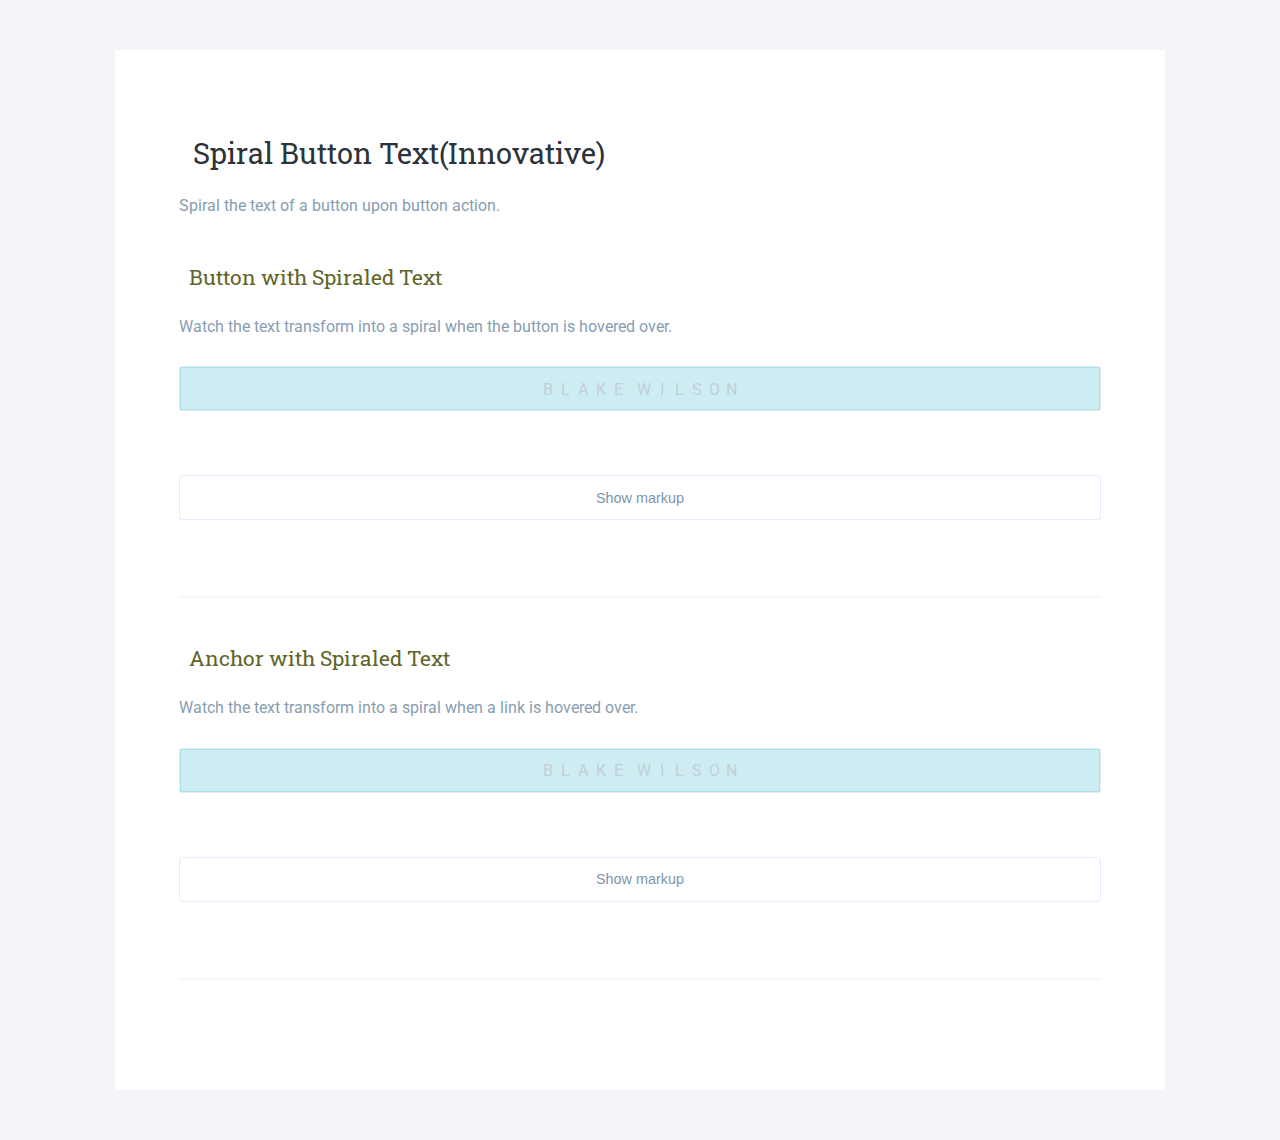
<file: spiralButton.html>
<!DOCTYPE html>
<html lang="en">
<head>
  <meta charset="utf-8">
  <meta name="viewport" content="width=device-width, initial-scale=1.0, maximum-scale=1.0, user-scalable=0">
  <title>Spiral Button</title>
  <!-- vendor css -->
  <link rel="stylesheet" href="https://maxcdn.bootstrapcdn.com/font-awesome/4.4.0/css/font-awesome.min.css">
  <!-- component css  -->
  <link rel="stylesheet" href="stylesheets/main.css">
  
</head>
<body>
  <main class="page-content">
    <section id="ui-component-spiralButton" class="ui-element-main">

      <h1 class="main-ui-heading">Spiral Button Text(Innovative)</h1>
      <p class="main-element-description">Spiral the text of a button upon button action.</p>
      
      <!-- Copy div.ui-element-container template for next UI-Element variation -->
      <div class="ui-element-container">
        <h3 class="ui-element-heading">Button with Spiraled Text</h3>
        <p class="ui-element-description">Watch the text transform into a spiral when the button is hovered over.</p>

        <div class="inputBlock  ui-element">
          <div class="inputBlock__control spiral__container inputBlock--lg">
            <input type="button" id="spiral">
            <label for="spiral" class="spiral__addOn"><em>B</em><em>L</em><em>A</em><em>K</em><em>E</em><span class="space"></span><em>W</em><em>I</em><em>L</em><em>S</em><em>O</em><em>N</em></label>
          </div>
        </div>
        
        <button class="btn-full-width">Show markup</button>
        <div class="show-markup">
          <pre class="language-markup">
            <code>
              &lt;div class="inputBlock  ui-element">
                &lt;div class="inputBlock__control spiral__container inputBlock--lg">
                  &lt;input type="button" id="spiral">
                  &lt;label for="spiral" class="spiral__addOn">&lt;em>B&lt;/em>&lt;em>L&lt;/em>&lt;em>A&lt;/em>&lt;em>K&lt;/em>&lt;em>E&lt;/em>&lt;span class="space">&lt;/span>&lt;em>W&lt;/em>&lt;em>I&lt;/em>&lt;em>L&lt;/em>&lt;em>S&lt;/em>&lt;em>O&lt;/em>&lt;em>N&lt;/em>&lt;/label>
                &lt;/div>
              &lt;/div>
            </code>
          </pre>
        </div>
      </div>
      <div class="ui-element-container">
        <h3 class="ui-element-heading">Anchor with Spiraled Text</h3>
        <p class="ui-element-description">Watch the text transform into a spiral when a link is hovered over.</p>

        <div class="inputBlock  ui-element">
          <div class="inputBlock__control spiral__container inputBlock--lg">
            <a href="#">
              <span for="spiral" class="spiral__addOn"><em>B</em><em>L</em><em>A</em><em>K</em><em>E</em><span class="space"></span><em>W</em><em>I</em><em>L</em><em>S</em><em>O</em><em>N</em></span>
            </a>
          </div>
        </div>
        <button class="btn-full-width">Show markup</button>
        <div class="show-markup">
          <pre class="language-markup">
            <code>
              &lt;div class="inputBlock">
                &lt;div class="inputBlock__control spiral__container inputBlock--lg">
                  &lt;a href="#">
                    &lt;span for="spiral" class="spiral__addOn">&lt;em>B&lt;/em>&lt;em>L&lt;/em>&lt;em>A&lt;/em>&lt;em>K&lt;/em>&lt;em>E&lt;/em>&lt;span class="space">&lt;/span>&lt;em>W&lt;/em>&lt;em>I&lt;/em>&lt;em>L&lt;/em>&lt;em>S&lt;/em>&lt;em>O&lt;/em>&lt;em>N&lt;/em>&lt;/span>
                  &lt;/a>
                &lt;/div>
              &lt;/div>
            </code>
          </pre>
        </div>
      </div>
      <!-- Paste div.ui-element-container template for next UI-Element variation -->
    </section>
    <!-- If building more then one UI-Element, copy and paste entire section.ui-element-main and go to town!-->
  </main>
  <!-- script for code snippets to work. -->
  <script type="text/javascript" src="scripts/prism.js"></script>
  <script type="text/javascript" src="scripts/markupDropDown.js"></script>
</body>
</html>
</file>
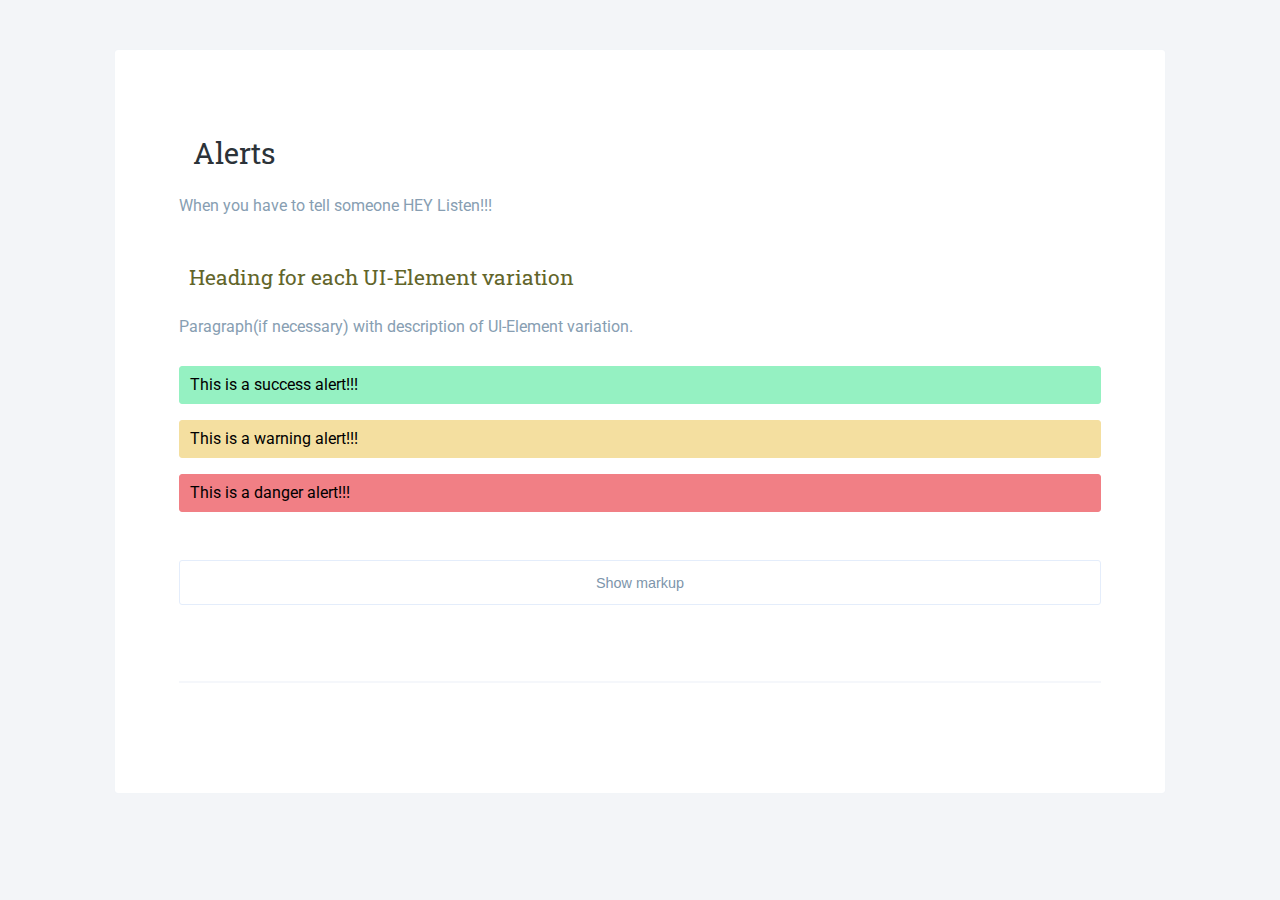
<file: components/alerts.html>
<!DOCTYPE html>
<html lang="en">
<head>
  <meta charset="utf-8">
  <meta name="viewport" content="width=device-width, initial-scale=1.0, maximum-scale=1.0, user-scalable=0">
  <title>Components</title>
  <!-- vendor css -->
  <link rel="stylesheet" href="https://maxcdn.bootstrapcdn.com/font-awesome/4.4.0/css/font-awesome.min.css">
  <!-- component css  -->
  <link rel="stylesheet" href="../stylesheets/main.css">

</head>
<body>
  <main class="page-content">
    <section id="ui-component-alerts" class="ui-element-main">

      <h1 class="main-ui-heading">Alerts</h1>
      <p class="main-element-description">When you have to tell someone HEY Listen!!!</p>

      <!-- Copy div.ui-element-container template for next UI-Element variation -->
      <div class="ui-element-container">
        <h3 class="ui-element-heading">Heading for each UI-Element variation</h3>
        <p class="ui-element-description">Paragraph(if necessary) with description of UI-Element variation.</p>

        <div class="alert alert__success">
          <p class="alert__text">This is a success alert!!!</p>
        </div>

        <div class="alert alert__warning">
          <p class="alert__text">This is a warning alert!!!</p>
        </div>

        <div class="alert alert__danger">
          <p class="alert__text">This is a danger alert!!!</p>
        </div>

        <button class="btn-full-width">Show markup</button>
        <div class="show-markup">
          <pre class="language-markup">
            <code>
              <!-- Language markup copied from text-editor and place between <code> tags -->
              <!-- Also, you  need to escape the beginning of the tags (<) with &lt; for the code to display properly like the code below.-->

              &lt;div class="alert alert__success">
                &lt;p class="alert__text">This is a success alert!!!&lt;/p>
              &lt;/div>

              &lt;div class="alert alert__warning">
                &lt;p class="alert__text">This is a warning alert!!!&lt;/p>
              &lt;/div>

              &lt;div class="alert alert__danger">
                &lt;p class="alert__text">This is a danger alert!!!&lt;/p>
              &lt;/div>
            </code>
          </pre>
        </div>
      </div>
      <!-- Paste div.ui-element-container template for next UI-Element variation -->
    </section>
    <!-- If building more then one UI-Element, copy and paste entire section.ui-element-main and go to town!-->
  </main>
  <!-- script for code snippets to work. -->
  <script type="text/javascript" src="../scripts/prism.js"></script>
  <script type="text/javascript" src="../scripts/markupDropDown.js"></script>
</body>
</html>
</file>
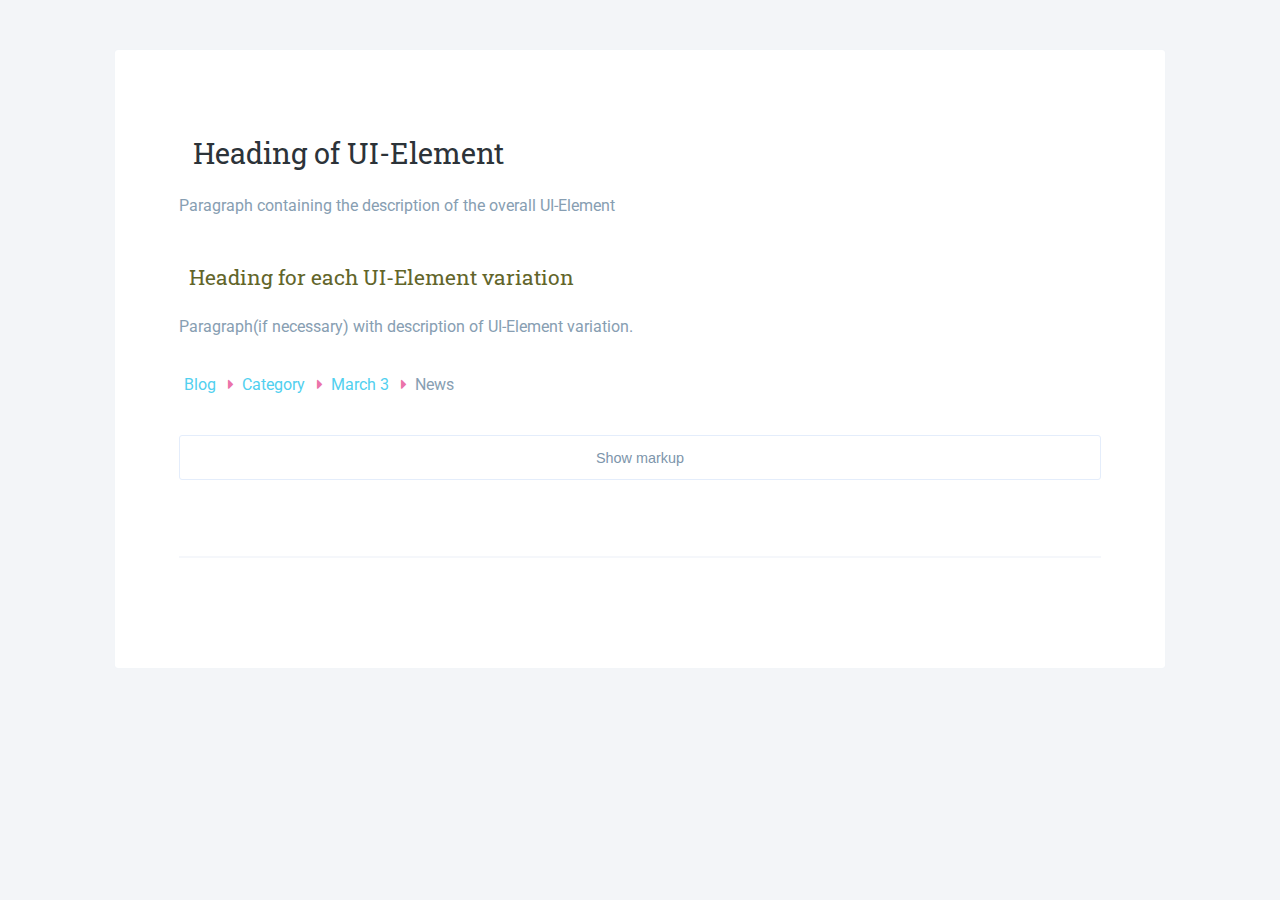
<file: components/breadcrumb.html>
<!DOCTYPE html>
<html lang="en">
<head>
  <meta charset="utf-8">
  <meta name="viewport" content="width=device-width, initial-scale=1.0, maximum-scale=1.0, user-scalable=0">
  <title>Components</title>
  <!-- vendor css -->
  <link rel="stylesheet" href="https://maxcdn.bootstrapcdn.com/font-awesome/4.4.0/css/font-awesome.min.css">
  <!-- component css  -->
  <link rel="stylesheet" href="../stylesheets/main.css">

</head>
<body>
  <main class="page-content">
    <section id="ui-component-breadcrumb" class="ui-element-main">

      <h1 class="main-ui-heading">Heading of UI-Element</h1>
      <p class="main-element-description">Paragraph containing the description of the overall UI-Element</p>

      <!-- Copy div.ui-element-container template for next UI-Element variation -->
      <div class="ui-element-container">
        <h3 class="ui-element-heading">Heading for each UI-Element variation</h3>
        <p class="ui-element-description">Paragraph(if necessary) with description of UI-Element variation.</p>

        <ul class="breadcrumb">
          <li class="breadcrumb__el"><a href="#" class="breadcrumb__link">Blog</a></li>
          <li class="breadcrumb__el"><a href="#" class="breadcrumb__link">Category</a></li>
          <li class="breadcrumb__el"><a href="#" class="breadcrumb__link">March 3</a></li>
          <li class="breadcrumb__el">News</li>
        </ul>

        <!-- UI-Element is to go below -->
        <!-- Whatever the UI-Element is, give it a class of .ui-element -->
        <button class="btn-full-width">Show markup</button>
        <div class="show-markup">
          <pre class="language-markup">
            <code>
              <!-- Language markup copied from text-editor and place between <code> tags -->
              <!-- Also, you  need to escape the beginning of the tags (<) with &lt; for the code to display properly like the code below.-->

              &lt;ul class="breadcrumb">
                &lt;li class="breadcrumb__el">&lt;a href="#" class="breadcrumb__link">Blog&lt;/a>&lt;/li>
                &lt;li class="breadcrumb__el">&lt;a href="#" class="breadcrumb__link">Category&lt;/a>&lt;/li>
                &lt;li class="breadcrumb__el">&lt;a href="#" class="breadcrumb__link">March 3&lt;/a>&lt;/li>
                &lt;li class="breadcrumb__el">News&lt;/li>
              &lt;/ul>
            </code>
          </pre>
        </div>
      </div>
      <!-- Paste div.ui-element-container template for next UI-Element variation -->
    </section>
    <!-- If building more then one UI-Element, copy and paste entire section.ui-element-main and go to town!-->
  </main>
  <!-- script for code snippets to work. -->
  <script type="text/javascript" src="../scripts/prism.js"></script>
  <script type="text/javascript" src="../scripts/markupDropDown.js"></script>
</body>
</html>
</file>
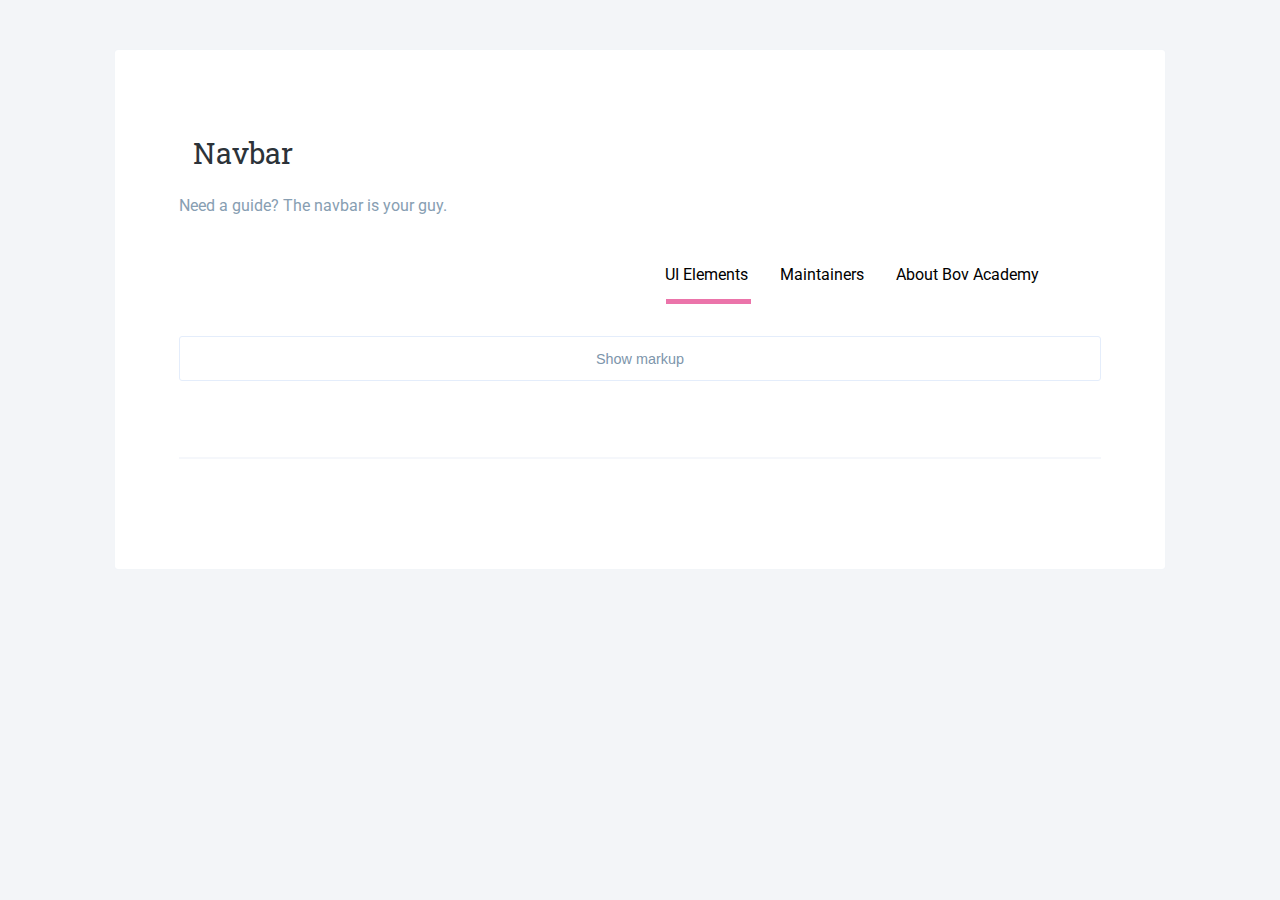
<file: components/navbar.html>
<!DOCTYPE html>
<html lang="en">
<head>
  <meta charset="utf-8">
  <meta name="viewport" content="width=device-width, initial-scale=1.0, maximum-scale=1.0, user-scalable=0">
  <title>Components</title>
  <!-- vendor css -->
  <link rel="stylesheet" href="https://maxcdn.bootstrapcdn.com/font-awesome/4.4.0/css/font-awesome.min.css">
  <!-- component css  -->
  <link rel="stylesheet" href="../stylesheets/main.css">

</head>
<body>
  <main class="page-content">
    <section id="ui-component-navbar" class="ui-element-main">

      <h1 class="main-ui-heading">Navbar</h1>
      <p class="main-element-description">Need a guide? The navbar is your guy.</p>

      <!-- Copy div.ui-element-container template for next UI-Element variation -->
      <div class="ui-element-container">

        <ul class="ui-main-navbar">
            <li class="ui-main-navbar__li">
                <label class="ui-main-navbar__li_el" for="tab-under-11">UI Elements</label>
            </li>
            <li class="ui-main-navbar__li">
                <label class="ui-main-navbar__li_el" for="tab-under-12">Maintainers</label>
            </li>
            <li class="ui-main-navbar__li">
                <label class="ui-main-navbar__li_el" for="tab-under-13">About Bov Academy</label>
            </li>
            <input class="hide" type="radio" name="under" id="tab-under-11">
            <input class="hide" type="radio" name="under" id="tab-under-12">
            <input class="hide" type="radio" name="under" id="tab-under-13">
            <li class="ui-main-navbar__underline"></li>
        </ul>
        <button class="btn-full-width">Show markup</button>
        <div class="show-markup">
          <pre class="language-markup">
            <code>
              <!-- Language markup copied from text-editor and place between <code> tags -->
              <!-- Also, you  need to escape the beginning of the tags (<) with &lt; for the code to display properly like the code below.-->
              &lt;ul class="ui-main-navbar">
                  &lt;li class="ui-main-navbar__li">
                      &lt;label class="ui-main-navbar__li_el" for="tab-under-11">UI Elements&lt;/label>
                  &lt;/li>
                  &lt;li class="ui-main-navbar__li">
                      &lt;label class="ui-main-navbar__li_el" for="tab-under-12">Maintainers&lt;/label>
                  &lt;/li>
                  &lt;li class="ui-main-navbar__li">
                      &lt;label class="ui-main-navbar__li_el" for="tab-under-13">About Bov Academy&lt;/label>
                  &lt;/li>
                  &lt;input class="hide" type="radio" name="under" id="tab-under-11">
                  &lt;input class="hide" type="radio" name="under" id="tab-under-12">
                  &lt;input class="hide" type="radio" name="under" id="tab-under-13">
                  &lt;li class="ui-main-navbar__underline">&lt;/li>
              &lt;/ul>
            </code>
          </pre>
        </div>
      </div>
      <!-- Paste div.ui-element-container template for next UI-Element variation -->
    </section>
    <!-- If building more then one UI-Element, copy and paste entire section.ui-element-main and go to town!-->
  </main>
  <!-- script for code snippets to work. -->
  <script type="text/javascript" src="../scripts/prism.js"></script>
  <script type="text/javascript" src="../scripts/markupDropDown.js"></script>
</body>
</html>
</file>
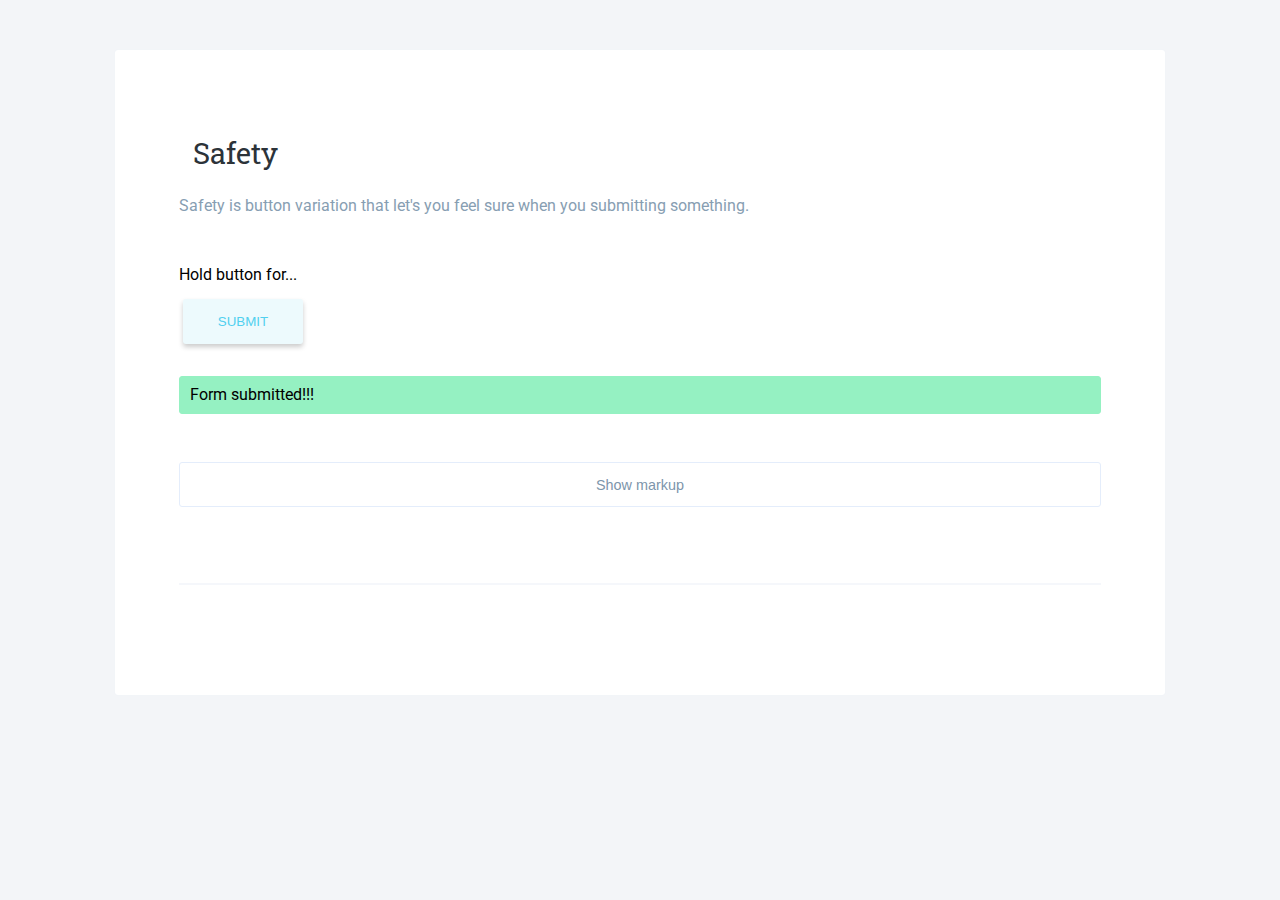
<file: components/safety.html>
<!DOCTYPE html>
<html lang="en">
<head>
  <meta charset="utf-8">
  <meta name="viewport" content="width=device-width, initial-scale=1.0, maximum-scale=1.0, user-scalable=0">
  <title>Components</title>
  <!-- vendor css -->
  <link rel="stylesheet" href="https://maxcdn.bootstrapcdn.com/font-awesome/4.4.0/css/font-awesome.min.css">
  <!-- component css  -->
  <link rel="stylesheet" href="../stylesheets/main.css">

</head>
<body>
  <main class="page-content">
    <section id="ui-component-safety" class="ui-element-main">

      <h1 class="main-ui-heading">Safety</h1>
      <p class="main-element-description">Safety is button variation that let's you feel sure when you submitting something.</p>

      <!-- Copy div.ui-element-container template for next UI-Element variation -->
      <div class="ui-element-container">
        <!-- UI-Element is to go below -->
        <p>Hold button for...  <span class="span safety__count"></span></p>
        <input type="submit" class="btn-default btn-secondary" id="safety" value="Submit">

        <div class="alert alert__success">
          <p class="alert__text">Form submitted!!!</p>
        </div>
        <!-- Whatever the UI-Element is, give it a class of .ui-element -->
        <button class="btn-full-width">Show markup</button>
        <div class="show-markup">
          <pre class="language-markup">
            <code>
              <!-- Language markup copied from text-editor and place between <code> tags -->
              <!-- Also, you  need to escape the beginning of the tags (<) with &lt; for the code to display properly like the code below.-->
              &lt;ul class="groupList">
                &lt;li class="groupList__item">Bubbles&lt;/li>
                &lt;li class="groupList__item">Giggles&lt;/li>
                &lt;li class="groupList__item">Pickles&lt;/li>
                &lt;li class="groupList__item">Speckles&lt;/li>
                &lt;li class="groupList__item">Freckles&lt;/li>
                &lt;li class="groupList__item">Wiggles&lt;/li>
              &lt;/ul>
            </code>
          </pre>
        </div>
      </div>
      <!-- Paste div.ui-element-container template for next UI-Element variation -->
    </section>
    <!-- If building more then one UI-Element, copy and paste entire section.ui-element-main and go to town!-->
  </main>
  <!-- script for code snippets to work. -->
  <script type="text/javascript" src="../scripts/prism.js"></script>
  <script type="text/javascript" src="../scripts/markupDropDown.js"></script>
  <script type="text/javascript" src="../scripts/safety.js"></script>
</body>
</html>
</file>
<file: stylesheets/main.css>
@import url("reset.css");
@import url("prism.css");
@import url("https://maxcdn.bootstrapcdn.com/font-awesome/4.4.0/css/font-awesome.min.css");
@import url('https://fonts.googleapis.com/css?family=Roboto:300|Roboto+Slab:100,300');
@import url("components/carousel.css");
@import url("components/button.css");
@import url("components/breadcrumb.css");
@import url("components/form.css");
@import url("components/modal.css");
@import url("components/pagination.css");
@import url("components/groupLists.css");
@import url("components/toggle-switches.css");
@import url("components/tabs.css");
@import url("components/table.css");
@import url("components/card.css");
@import url("components/dropdown.css");
@import url("components/tooltip.css");
@import url("components/accordion.css");
@import url("components/inputGroups.css");
@import url("components/navbar.css");
@import url("components/alert.css");
@import url("components/grid.css");
@import url("components/typography.css");
@import url("components/jumbotron.css");
@import url("components/spiralButtons.css");
@import url("components/carouselminimalist.css");
@import url("components/dot-pagination.css");
@import url("components/list.css");
@import url("components/pivotDropdown.css");

* {
  box-sizing: border-box;
}

html {
  font-family: Roboto, sans-serif;
}

body {
  background: #f3f5f8;
}

.hide {
  display: none;
}

/* Layout styles */
.container {
  overflow: auto;
  padding: 10px;
  width: 100%;
}

.row {
  display: flex;
}

[class*="col"] {
  float: left;
}

.col1 {
  width: 8.33%;
}

.col2 {
  width: 16.66%;
}

.col3 {
  width: 25%;
}

.col4 {
  width: 33.33%;
}

.col5 {
  width: 41.66%;
}

.col6 {
  width: 50%;
}

.col7 {
  width: 58.33%;
}

.col8 {
  width: 66.66%;
}

.col9 {
  width: 75%;
}

.col10 {
  width: 83.33%;
}

.col11 {
  width: 91.66%;
}

.col12 {
  width: 100%;
}

.col-gap1 {
  margin-left: 8.33%;
}

.col-gap2 {
  margin-left: 16.66%;
}

.col-gap3 {
  margin-left: 25%;
}

.col-gap4 {
  margin-left: 33.33%;
}

.col-gap5 {
  margin-left: 41.66%;
}

.col-gap6 {
  margin-left: 50%;
}

.col-gap7 {
  margin-left: 58.33%;
}

.col-gap8 {
  margin-left: 66.66%;
}

.col-gap9 {
  margin-left: 75%;
}

.col-gap10 {
  margin-left: 83.33%;
}

.col-gap11 {
  margin-left: 91.66%;
}
.no-float {
  margin-left: 16.66%;
  float: none；
}
header, footer {
  background: #1E2226;
  color: #F3F5F8;
}

.logo {
  margin:2rem 0 0 6rem;
  font-family: Roboto Slab, serif;
  font-weight: 100;
  
}

.logo__image, .logo__title {
  display: inline-block;
}

.logo__image {
  vertical-align: middle;
}

.logo__title {
  color: #49bcd8;
  font-size: 28px;
  font-weight: bold;
  margin-left: 14px;
}

.logo__acd {
  color: #9ec7d2;
  font-size: 28px;
}

.logo__subtitle {
  font-weight: 300;
  font-size: 28px;
  margin-left: 14px;
}

.search__input, .search__palette {
  display: inline-block;
  margin-top: 1em;
}

.search__input {
  background: #34383c;
  border: 0;
  border-radius: 3px;
  color: #8493a8;
  font-family: 'FontAwesome';
  font-size: 14px;
  padding: .5em;
  width: 60%;
}

.ui-main-menu {
  float: right;
  margin-right: 3em;
}

.ui-main-menu__li{
  display: inline-block;
  margin: auto 14px 1em;
}

.ui-main-menu__li_el {
  cursor: pointer;
}

.ui-main-menu__underline {
  border-bottom: 5px solid #eb74aa;
  display: block;
	margin:0 0 0 15px;
	padding:0;
	width: 85px;
}
.navbar-sticky {
  position:fixed;
  top:0;
  left:0;
  bottom:10px;
  overflow-y:auto;
}
.ui-nav-elements-title {
  font-weight: bolder;
  margin:2em 0;
  text-align: center;
}

.ui-nav-elements__li {
  cursor: pointer;
  margin: .2em auto .2em 2em;
  padding: .5em 1em .5em 0;
  text-align: right;
}
.ui-nav-elements__li a {
  color:#33393F;
  padding-right:1em;
  text-decoration: none;
}


.is-active {
  border-right:5px solid #eb74aa;
  transition:border-right .3s ease;
}

.sitemap {
  font-weight: 300;
  margin: 1em auto;
}

.sitemap__li {
  color: #a6afb8;
  display: inline;
  margin: auto 14px;
}

.social {
  margin: 1em auto;
}

.social__li {
  color: #738494;
  display: inline;
  margin: auto 1em;
}

.circled {
  border-radius: 50%;
}

.divider {
  border-bottom: 2px solid #31353a;
  margin: 1em auto;
}

.develop__title {
  color: #6d7f92;
  margin: 2em auto;
}

.develop__profiles {
  display: flex;
  justify-content: center;
}

.develop__profile {
  display: inline;
  float: left;
  margin: auto 14px;
}

.develop__img {
  display: block;
  height: 100px;
  width: 100px;
  margin: 0 auto;
}

.develop__name {
  color: #6d7f92;
  margin: 1em auto;
  text-align: center;
}
footer .sitemap, footer .social, footer .develop__title, footer .develop__profiles {
    text-align: center;
}

/*Main UI element container surrounding all UI elements*/
.ui-element-main {
  max-width: 1050px;
  margin: 50px auto;
  padding:  60px 5%;
  box-shadow: 0 0 1px #e8eff7;
  background: #fff;
  border-radius: 3px;
}

/*Parent level element heading*/
.main-ui-heading {
  color: #2c3339;
  font-size: 1.8rem;
}
.main-element-description {
  margin: 24px 0 44px;
  color: #879eb2;
  line-height: 1.3rem;

}
/*Container surrounding each individual UI element*/
.ui-element-container {
  margin: 50px 0;
  padding-bottom: 44px;
  border-bottom: 2px solid #f5f7fb;
}

/*child level element heading*/
.ui-element-heading {
  margin-bottom: 28px;
  color: #62652a;
  font-size: 1.3rem;

}

.ui-element-description {
  margin-bottom: 28px;
  line-height: 1.4rem;
  color: #879eb2;
}

/*Positioning of UI-Element in section  */
.ui-element {
  display: flex;
  flex-direction: column;
  margin: 14px 0 20px;
}


/*Show Markup container*/

/* Show markup button */
/* Whomever is doing button compents maybe doubl-check what I did here. */
.btn-full-width {
  -webkit-transition: background .5s ease-in-out, color .5s;
  background: #fff;
  border-radius: 3px;
  border: 1px solid #e4edfb;
  color: #7d95ab;
  font-size: .9rem;
  height: 45px;
  width: 100%;
  margin:2rem 0;
}
/* Class added to change bottom radius of button when language markup is displayed */
.btn-bottom-no-radius {
  border-radius: 3px 3px 0 0;
}

.btn-full-width:focus {
  outline: 0;
}

.btn-full-width:hover {
  background: #51d0ef;
  color: #fff;
  cursor: pointer;
}

/*Hidden pre component that holds language markup*/
.show-markup {
  transition: opacity 1s, height 1s;
  transition-timing-function: ease-out;
  opacity: 0;
  height: 0;
  overflow: hidden;
}

:not(pre) > code[class*="language-"],
pre[class*="language-"]  {
  background: #f2f5fa;
  border: 1px solid #e4edfb;
  border-radius: 0 0 2px 2px;
  margin-top: -1px;
  padding-bottom: 0;
  padding-top: 0;
  overflow: auto;
  overflow-y: hidden;
  -ms-overflow-y: hidden;
  width: 100%;
}

.slide-down {
  opacity: 1;
  height: auto;
  transition: opacity .5s, height 1s;
  transition-timing-function: ease-in;
}
</file>
